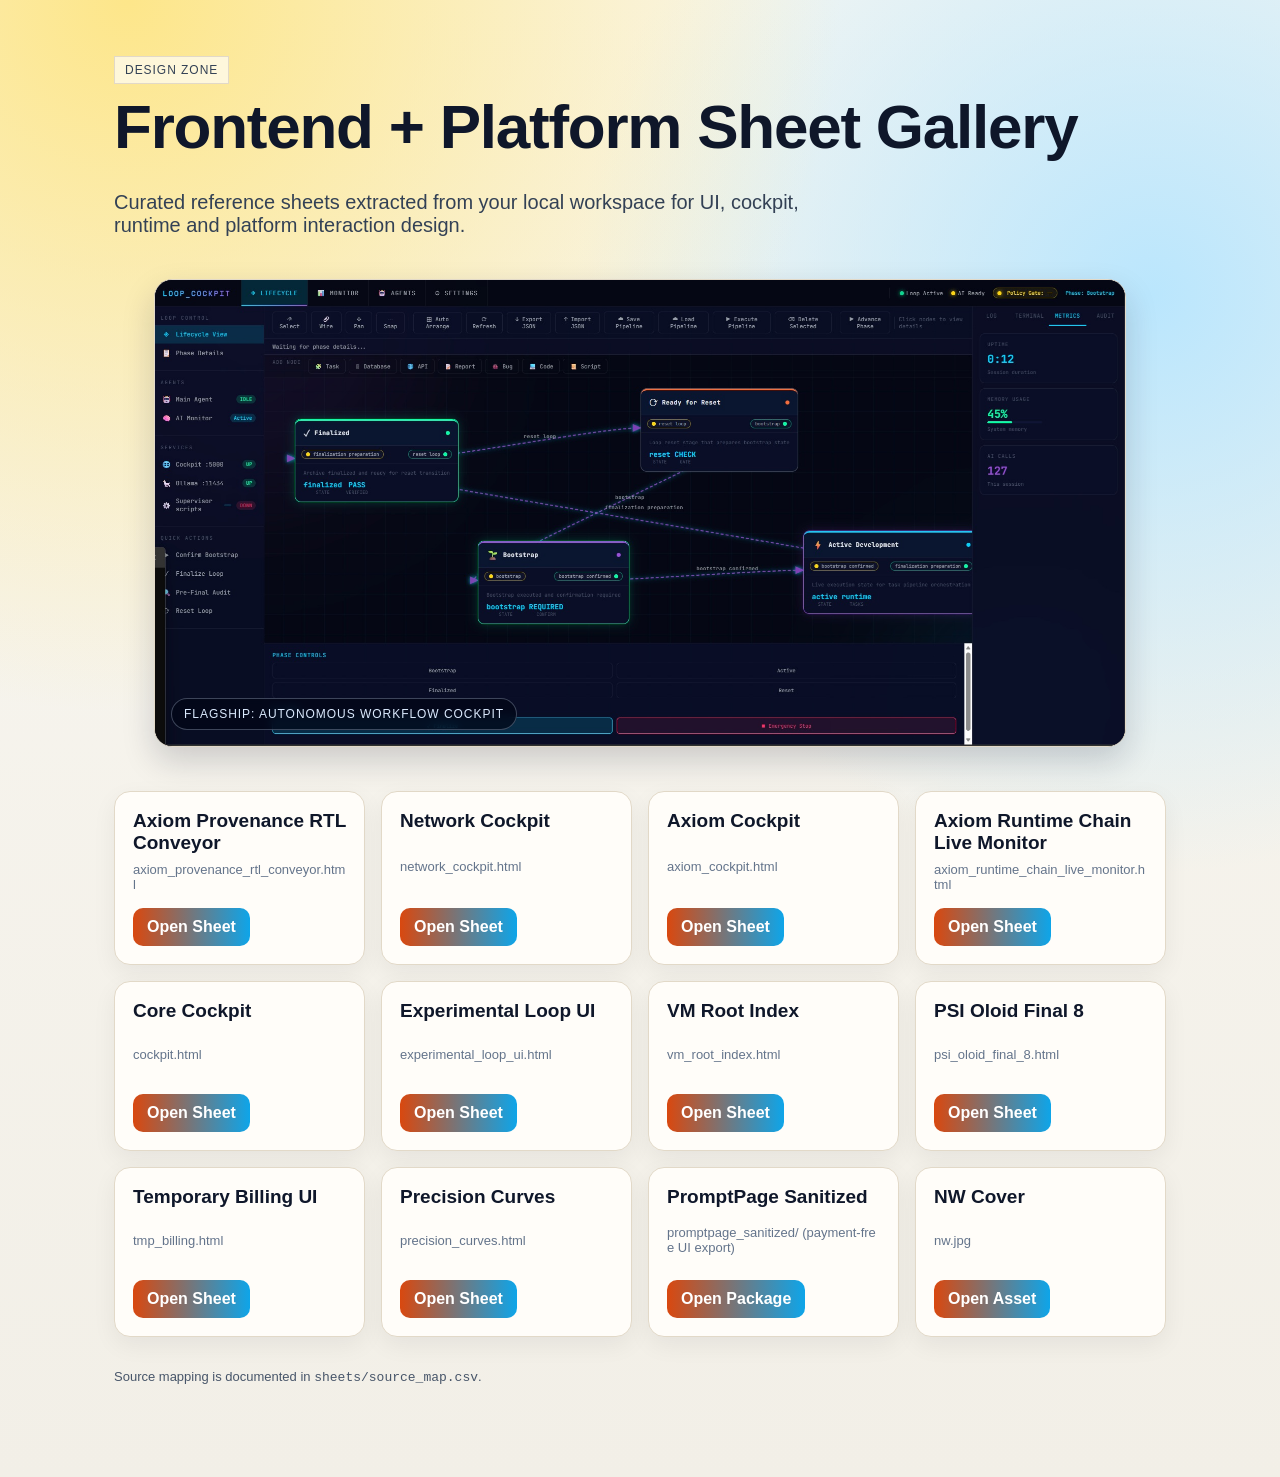
<file: index.html>
<!doctype html>
<html lang='en'>
<head>
  <meta charset='utf-8' />
  <meta name='viewport' content='width=device-width, initial-scale=1' />
  <title>Frontend Platform Design Zone</title>
  <style>
    :root {
      --bg: #f2efe7;
      --ink: #0f172a;
      --ink-soft: #334155;
      --panel: #fffdf9;
      --accent: #d9480f;
      --accent-2: #0ea5e9;
      --line: #e2d9c8;
    }
    * { box-sizing: border-box; }
    body {
      margin: 0;
      font-family: "Space Grotesk", "IBM Plex Sans", "Segoe UI", sans-serif;
      color: var(--ink);
      background:
        radial-gradient(circle at 10% 0%, #fde68a 0%, transparent 38%),
        radial-gradient(circle at 90% 20%, #bae6fd 0%, transparent 35%),
        linear-gradient(180deg, #f9f7f1 0%, #f2efe7 100%);
      min-height: 100vh;
    }
    .wrap {
      max-width: 1100px;
      margin: 0 auto;
      padding: 56px 24px 80px;
    }
    .hero {
      display: grid;
      gap: 14px;
      margin-bottom: 28px;
    }
    .tag {
      width: fit-content;
      padding: 6px 10px;
      border: 1px solid var(--line);
      background: rgba(255,255,255,.65);
      letter-spacing: .08em;
      text-transform: uppercase;
      font-size: 12px;
      color: var(--ink-soft);
    }
    h1 {
      margin: 0;
      font-size: clamp(32px, 6vw, 62px);
      line-height: 0.95;
      letter-spacing: -0.02em;
    }
    .sub {
      max-width: 700px;
      color: var(--ink-soft);
      font-size: clamp(16px, 2vw, 20px);
    }
    .hero-cover {
      margin-top: 8px;
      border: 1px solid var(--line);
      border-radius: 18px;
      overflow: hidden;
      background: #0b1022;
      box-shadow: 0 14px 32px rgba(15, 23, 42, 0.18);
      position: relative;
    }
    .hero-cover img {
      display: block;
      width: 100%;
      height: auto;
      max-height: 520px;
      object-fit: cover;
      object-position: center top;
    }
    .hero-label {
      position: absolute;
      left: 16px;
      bottom: 16px;
      padding: 8px 12px;
      border-radius: 999px;
      font-size: 12px;
      letter-spacing: .08em;
      text-transform: uppercase;
      color: #dbeafe;
      background: rgba(2, 6, 23, 0.72);
      border: 1px solid rgba(148, 163, 184, 0.4);
      backdrop-filter: blur(4px);
    }
    .grid {
      display: grid;
      grid-template-columns: repeat(auto-fit, minmax(240px, 1fr));
      gap: 16px;
    }
    .card {
      background: var(--panel);
      border: 1px solid var(--line);
      padding: 18px;
      border-radius: 16px;
      min-height: 170px;
      display: grid;
      align-content: space-between;
      box-shadow: 0 8px 24px rgba(15, 23, 42, 0.06);
      transition: transform .18s ease, box-shadow .18s ease;
    }
    .card:hover {
      transform: translateY(-4px);
      box-shadow: 0 12px 28px rgba(15, 23, 42, 0.12);
    }
    h3 { margin: 0 0 8px 0; font-size: 19px; }
    .meta {
      margin: 0 0 16px 0;
      color: #64748b;
      font-size: 13px;
      word-break: break-all;
    }
    .cta {
      display: inline-block;
      text-decoration: none;
      font-weight: 700;
      color: white;
      background: linear-gradient(90deg, var(--accent), var(--accent-2));
      padding: 10px 14px;
      border-radius: 10px;
      width: fit-content;
    }
    .foot {
      margin-top: 32px;
      font-size: 13px;
      color: #475569;
    }
  </style>
</head>
<body>
  <main class='wrap'>
    <section class='hero'>
      <div class='tag'>Design Zone</div>
      <h1>Frontend + Platform
      Sheet Gallery</h1>
      <p class='sub'>Curated reference sheets extracted from your local workspace for UI, cockpit, runtime and platform interaction design.</p>
      <figure class='hero-cover'>
        <img src='assets/cover_autonomous_wf.jpg' alt='Autonomous workflow cockpit cover' />
        <figcaption class='hero-label'>Flagship: Autonomous Workflow Cockpit</figcaption>
      </figure>
    </section>
    <section class='grid'>
<article class='card'><h3>Axiom Provenance RTL Conveyor</h3><p class='meta'>axiom_provenance_rtl_conveyor.html</p><a class='cta' href='sheets/axiom_provenance_rtl_conveyor.html' target='_blank' rel='noopener'>Open Sheet</a></article>
<article class='card'><h3>Network Cockpit</h3><p class='meta'>network_cockpit.html</p><a class='cta' href='sheets/network_cockpit.html' target='_blank' rel='noopener'>Open Sheet</a></article>
<article class='card'><h3>Axiom Cockpit</h3><p class='meta'>axiom_cockpit.html</p><a class='cta' href='sheets/axiom_cockpit.html' target='_blank' rel='noopener'>Open Sheet</a></article>
<article class='card'><h3>Axiom Runtime Chain Live Monitor</h3><p class='meta'>axiom_runtime_chain_live_monitor.html</p><a class='cta' href='sheets/axiom_runtime_chain_live_monitor.html' target='_blank' rel='noopener'>Open Sheet</a></article>
<article class='card'><h3>Core Cockpit</h3><p class='meta'>cockpit.html</p><a class='cta' href='sheets/cockpit.html' target='_blank' rel='noopener'>Open Sheet</a></article>
<article class='card'><h3>Experimental Loop UI</h3><p class='meta'>experimental_loop_ui.html</p><a class='cta' href='sheets/experimental_loop_ui.html' target='_blank' rel='noopener'>Open Sheet</a></article>
<article class='card'><h3>VM Root Index</h3><p class='meta'>vm_root_index.html</p><a class='cta' href='sheets/vm_root_index.html' target='_blank' rel='noopener'>Open Sheet</a></article>
<article class='card'><h3>PSI Oloid Final 8</h3><p class='meta'>psi_oloid_final_8.html</p><a class='cta' href='sheets/psi_oloid_final_8.html' target='_blank' rel='noopener'>Open Sheet</a></article>
<article class='card'><h3>Temporary Billing UI</h3><p class='meta'>tmp_billing.html</p><a class='cta' href='sheets/tmp_billing.html' target='_blank' rel='noopener'>Open Sheet</a></article>
<article class='card'><h3>Precision Curves</h3><p class='meta'>precision_curves.html</p><a class='cta' href='sheets/precision_curves.html' target='_blank' rel='noopener'>Open Sheet</a></article>
<article class='card'><h3>PromptPage Sanitized</h3><p class='meta'>promptpage_sanitized/ (payment-free UI export)</p><a class='cta' href='promptpage_sanitized/README.md' target='_blank' rel='noopener'>Open Package</a></article>
<article class='card'><h3>NW Cover</h3><p class='meta'>nw.jpg</p><a class='cta' href='assets/nw.jpg' target='_blank' rel='noopener'>Open Asset</a></article>
    </section>
    <p class='foot'>Source mapping is documented in <code>sheets/source_map.csv</code>.</p>
  </main>
</body>
</html>
</file>
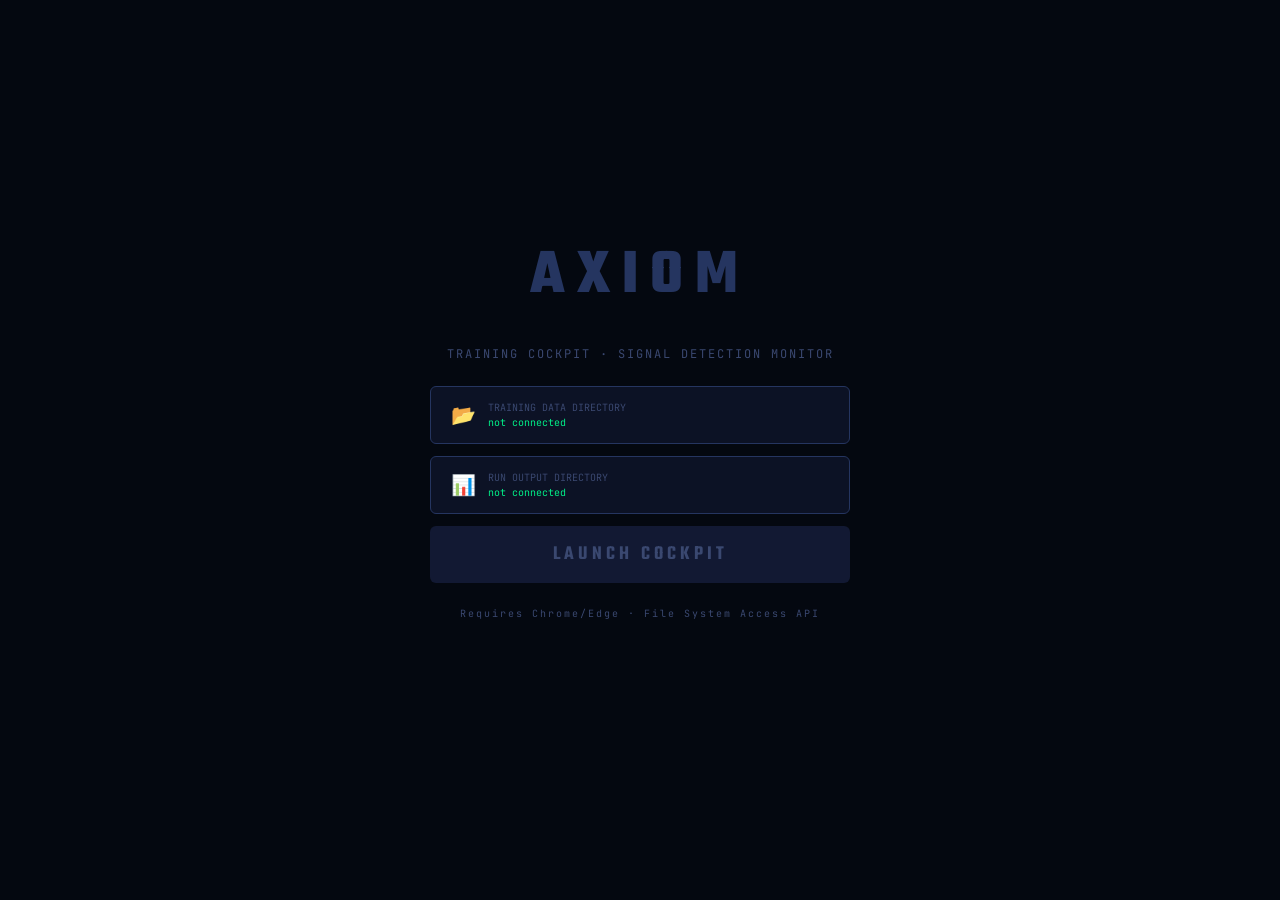
<file: sheets/axiom_cockpit.html>
<!DOCTYPE html>
<html lang="en">
<head>
<meta charset="UTF-8">
<meta name="viewport" content="width=device-width, initial-scale=1.0">
<title>AXIOM · Training Cockpit</title>
<link rel="preconnect" href="https://fonts.googleapis.com">
<link href="https://fonts.googleapis.com/css2?family=Teko:wght@400;500;600;700&family=JetBrains+Mono:wght@400;500;700&family=DM+Sans:ital,wght@0,300;0,400;0,500;1,300&display=swap" rel="stylesheet">
<style>
:root {
  --bg:       #040810;
  --bg1:      #080d1a;
  --bg2:      #0c1225;
  --bg3:      #121933;
  --border:   #1a2540;
  --border2:  #253560;
  --text:     #c0d0e8;
  --text2:    #6878a0;
  --text3:    #3a4870;
  --cyan:     #00ccff;
  --cyan2:    #0088bb;
  --green:    #00f088;
  --amber:    #ffaa00;
  --red:      #ff2244;
  --purple:   #9966ff;
  --h0:       #6699ff;
  --h1:       #ff8855;
}

* { margin:0; padding:0; box-sizing:border-box; }

body {
  font-family: 'DM Sans', sans-serif;
  background: var(--bg);
  color: var(--text);
  min-height: 100vh;
  overflow-x: hidden;
}

/* ── HEADER ── */
#header {
  display: flex;
  align-items: center;
  gap: 24px;
  padding: 12px 24px;
  background: var(--bg1);
  border-bottom: 1px solid var(--border);
  position: sticky;
  top: 0;
  z-index: 100;
}

.logo {
  font-family: 'Teko', sans-serif;
  font-size: 28px;
  font-weight: 700;
  letter-spacing: 4px;
  color: var(--cyan);
  text-transform: uppercase;
  flex-shrink: 0;
}
.logo span { color: var(--text2); font-weight: 400; font-size: 14px; letter-spacing: 2px; margin-left: 8px; vertical-align: middle; }

.header-sep { width: 1px; height: 32px; background: var(--border2); }

.conn-btn {
  display: flex;
  align-items: center;
  gap: 8px;
  padding: 6px 14px;
  border: 1px solid var(--border2);
  background: var(--bg2);
  color: var(--text2);
  font-family: 'JetBrains Mono', monospace;
  font-size: 11px;
  cursor: pointer;
  border-radius: 4px;
  transition: all .2s;
  white-space: nowrap;
}
.conn-btn:hover { border-color: var(--cyan2); color: var(--cyan); background: var(--bg3); }
.conn-btn.connected { border-color: var(--green); color: var(--green); }
.conn-btn .dot { width: 6px; height: 6px; border-radius: 50%; background: var(--text3); flex-shrink: 0; }
.conn-btn.connected .dot { background: var(--green); box-shadow: 0 0 6px var(--green); animation: pulse 2s infinite; }

@keyframes pulse { 0%,100%{opacity:1} 50%{opacity:.5} }

.header-right { margin-left: auto; display: flex; align-items: center; gap: 16px; }

.refresh-info {
  font-family: 'JetBrains Mono', monospace;
  font-size: 11px;
  color: var(--text3);
}
.refresh-info .countdown { color: var(--cyan); }

#refresh-btn {
  padding: 5px 12px;
  background: none;
  border: 1px solid var(--border2);
  color: var(--text2);
  font-size: 11px;
  font-family: 'JetBrains Mono', monospace;
  cursor: pointer;
  border-radius: 4px;
  transition: all .15s;
}
#refresh-btn:hover { border-color: var(--cyan2); color: var(--cyan); }

/* ── STATS BAR ── */
#stats-bar {
  display: flex;
  gap: 1px;
  background: var(--border);
  border-bottom: 1px solid var(--border);
}

.stat-cell {
  flex: 1;
  padding: 10px 16px;
  background: var(--bg1);
  min-width: 0;
}
.stat-label {
  font-family: 'JetBrains Mono', monospace;
  font-size: 9px;
  letter-spacing: 2px;
  color: var(--text3);
  text-transform: uppercase;
  margin-bottom: 4px;
}
.stat-value {
  font-family: 'Teko', sans-serif;
  font-size: 26px;
  font-weight: 600;
  line-height: 1;
  color: var(--text);
}
.stat-value.green { color: var(--green); }
.stat-value.amber { color: var(--amber); }
.stat-value.red { color: var(--red); }
.stat-value.cyan { color: var(--cyan); }
.stat-sub {
  font-size: 10px;
  color: var(--text3);
  margin-top: 2px;
}

/* ── MAIN LAYOUT ── */
#main {
  display: grid;
  grid-template-columns: 1fr 340px;
  gap: 0;
  height: calc(100vh - 110px);
}

/* ── LEFT: GRID + CHARTS ── */
#left-panel {
  display: flex;
  flex-direction: column;
  overflow: hidden;
  border-right: 1px solid var(--border);
}

/* PUZZLE GRID */
#grid-header {
  display: flex;
  align-items: center;
  gap: 12px;
  padding: 10px 16px;
  border-bottom: 1px solid var(--border);
  background: var(--bg1);
  flex-shrink: 0;
}
.section-title {
  font-family: 'Teko', sans-serif;
  font-size: 16px;
  font-weight: 500;
  letter-spacing: 3px;
  text-transform: uppercase;
  color: var(--text2);
}

.legend {
  display: flex;
  gap: 12px;
  margin-left: auto;
}
.legend-item {
  display: flex;
  align-items: center;
  gap: 5px;
  font-family: 'JetBrains Mono', monospace;
  font-size: 10px;
  color: var(--text3);
}
.legend-dot {
  width: 8px; height: 8px; border-radius: 2px;
}

#grid-container {
  flex: 1;
  overflow-y: auto;
  padding: 12px;
  display: flex;
  flex-wrap: wrap;
  align-content: flex-start;
  gap: 4px;
}

#grid-container::-webkit-scrollbar { width: 4px; }
#grid-container::-webkit-scrollbar-track { background: var(--bg1); }
#grid-container::-webkit-scrollbar-thumb { background: var(--border2); border-radius: 2px; }

/* SAMPLE TILE */
.tile {
  width: 88px;
  height: 80px;
  border-radius: 4px;
  padding: 6px;
  cursor: pointer;
  border: 1px solid transparent;
  position: relative;
  overflow: hidden;
  transition: transform .15s, box-shadow .15s, border-color .15s;
  flex-shrink: 0;
}

.tile::before {
  content: '';
  position: absolute;
  inset: 0;
  opacity: .12;
  border-radius: 3px;
}

.tile.correct { background: rgba(0,240,136,.08); border-color: rgba(0,240,136,.25); }
.tile.correct::before { background: var(--green); }
.tile.unresolved { background: rgba(255,170,0,.08); border-color: rgba(255,170,0,.2); }
.tile.unresolved::before { background: var(--amber); }
.tile.error { background: rgba(255,34,68,.1); border-color: rgba(255,34,68,.25); }
.tile.error::before { background: var(--red); }
.tile.pending { background: rgba(255,255,255,.03); border-color: var(--border); }

.tile:hover {
  transform: scale(1.05);
  z-index: 10;
}
.tile.correct:hover { box-shadow: 0 0 16px rgba(0,240,136,.3); border-color: var(--green); }
.tile.unresolved:hover { box-shadow: 0 0 16px rgba(255,170,0,.25); border-color: var(--amber); }
.tile.error:hover { box-shadow: 0 0 16px rgba(255,34,68,.3); border-color: var(--red); }
.tile.selected { transform: scale(1.05); z-index: 10; outline: 2px solid var(--cyan); outline-offset: 2px; }

.tile-top {
  display: flex;
  justify-content: space-between;
  align-items: center;
  margin-bottom: 4px;
}

.class-badge {
  font-family: 'JetBrains Mono', monospace;
  font-size: 9px;
  font-weight: 700;
  letter-spacing: 1px;
  padding: 1px 4px;
  border-radius: 2px;
}
.class-badge.h0 { background: rgba(102,153,255,.2); color: var(--h0); }
.class-badge.h1 { background: rgba(255,136,85,.2); color: var(--h1); }

.snr-label {
  font-family: 'JetBrains Mono', monospace;
  font-size: 8px;
  color: var(--text3);
}

.tile-id {
  font-family: 'JetBrains Mono', monospace;
  font-size: 8px;
  color: var(--text3);
  margin-bottom: 2px;
  white-space: nowrap;
  overflow: hidden;
  text-overflow: ellipsis;
}

.tile-verdict {
  font-family: 'Teko', sans-serif;
  font-size: 12px;
  font-weight: 600;
  letter-spacing: 1px;
  margin-bottom: 5px;
  white-space: nowrap;
  overflow: hidden;
}
.tile.correct .tile-verdict { color: var(--green); }
.tile.unresolved .tile-verdict { color: var(--amber); }
.tile.error .tile-verdict { color: var(--red); }
.tile.pending .tile-verdict { color: var(--text3); }

.reward-bar-bg {
  height: 3px;
  background: var(--bg3);
  border-radius: 2px;
  overflow: hidden;
}
.reward-bar-fill {
  height: 100%;
  border-radius: 2px;
  transition: width .3s;
}
.tile.correct .reward-bar-fill { background: var(--green); }
.tile.unresolved .reward-bar-fill { background: var(--amber); }
.tile.error .reward-bar-fill { background: var(--red); }
.tile.pending .reward-bar-fill { background: var(--text3); }

.tile-reward-num {
  font-family: 'JetBrains Mono', monospace;
  font-size: 8px;
  color: var(--text3);
  text-align: right;
  margin-top: 2px;
}

/* CHARTS AREA */
#charts-area {
  display: grid;
  grid-template-columns: 1fr 1fr;
  gap: 1px;
  background: var(--border);
  border-top: 1px solid var(--border);
  height: 170px;
  flex-shrink: 0;
}

.chart-panel {
  background: var(--bg1);
  padding: 8px 12px;
  display: flex;
  flex-direction: column;
  overflow: hidden;
}
.chart-title {
  font-family: 'JetBrains Mono', monospace;
  font-size: 9px;
  letter-spacing: 2px;
  color: var(--text3);
  text-transform: uppercase;
  margin-bottom: 6px;
  flex-shrink: 0;
}
canvas {
  flex: 1;
  width: 100% !important;
  display: block;
}

/* ── RIGHT PANEL ── */
#right-panel {
  display: flex;
  flex-direction: column;
  overflow: hidden;
  background: var(--bg1);
}

#detail-header {
  padding: 12px 16px;
  border-bottom: 1px solid var(--border);
  background: var(--bg2);
  flex-shrink: 0;
}
.detail-title {
  font-family: 'Teko', sans-serif;
  font-size: 20px;
  font-weight: 600;
  letter-spacing: 2px;
  color: var(--text);
}
.detail-sub {
  font-family: 'JetBrains Mono', monospace;
  font-size: 10px;
  color: var(--text3);
  margin-top: 2px;
}

#detail-body {
  flex: 1;
  overflow-y: auto;
  padding: 12px;
}
#detail-body::-webkit-scrollbar { width: 3px; }
#detail-body::-webkit-scrollbar-thumb { background: var(--border2); border-radius: 2px; }

.detail-empty {
  display: flex;
  flex-direction: column;
  align-items: center;
  justify-content: center;
  height: 100%;
  color: var(--text3);
  font-family: 'JetBrains Mono', monospace;
  font-size: 11px;
  text-align: center;
  gap: 8px;
}
.detail-empty .arrow { font-size: 24px; color: var(--border2); }

.detail-section {
  margin-bottom: 16px;
}
.detail-section-title {
  font-family: 'Teko', sans-serif;
  font-size: 13px;
  letter-spacing: 2px;
  text-transform: uppercase;
  color: var(--text3);
  border-bottom: 1px solid var(--border);
  padding-bottom: 4px;
  margin-bottom: 8px;
}
.detail-row {
  display: flex;
  justify-content: space-between;
  align-items: center;
  padding: 3px 0;
  border-bottom: 1px solid rgba(255,255,255,.03);
}
.detail-key {
  font-family: 'JetBrains Mono', monospace;
  font-size: 10px;
  color: var(--text3);
}
.detail-val {
  font-family: 'JetBrains Mono', monospace;
  font-size: 10px;
  color: var(--text);
  text-align: right;
  max-width: 60%;
  word-break: break-all;
}
.detail-val.green { color: var(--green); }
.detail-val.amber { color: var(--amber); }
.detail-val.red { color: var(--red); }
.detail-val.cyan { color: var(--cyan); }

/* p-value mini bars */
.pval-row { margin-bottom: 5px; }
.pval-label {
  font-family: 'JetBrains Mono', monospace;
  font-size: 9px;
  color: var(--text3);
  margin-bottom: 2px;
  display: flex;
  justify-content: space-between;
}
.pval-bar-bg { height: 6px; background: var(--bg3); border-radius: 3px; overflow: hidden; }
.pval-bar-fill { height: 100%; border-radius: 3px; transition: width .4s; }

/* ── EMPTY STATE ── */
#empty-state {
  display: flex;
  flex-direction: column;
  align-items: center;
  justify-content: center;
  height: calc(100vh - 50px);
  gap: 24px;
  padding: 40px;
}

.empty-logo {
  font-family: 'Teko', sans-serif;
  font-size: 64px;
  font-weight: 700;
  letter-spacing: 12px;
  color: var(--border2);
  text-align: center;
}

.empty-sub {
  font-family: 'JetBrains Mono', monospace;
  font-size: 12px;
  color: var(--text3);
  letter-spacing: 2px;
  text-align: center;
}

.empty-connect {
  display: flex;
  flex-direction: column;
  gap: 12px;
  width: 100%;
  max-width: 420px;
}

.big-conn-btn {
  display: flex;
  align-items: center;
  gap: 12px;
  padding: 14px 20px;
  background: var(--bg2);
  border: 1px solid var(--border2);
  border-radius: 6px;
  cursor: pointer;
  transition: all .2s;
  color: var(--text2);
  font-family: 'JetBrains Mono', monospace;
  font-size: 12px;
  text-align: left;
}
.big-conn-btn:hover { border-color: var(--cyan2); color: var(--cyan); background: var(--bg3); }
.big-conn-btn.connected { border-color: var(--green); }
.big-conn-btn .icon { font-size: 20px; }
.big-conn-btn .info { flex: 1; }
.big-conn-btn .info-label { font-size: 10px; color: var(--text3); margin-bottom: 2px; }
.big-conn-btn .info-path { font-size: 10px; color: var(--green); word-break: break-all; }

.start-btn {
  padding: 14px;
  background: var(--cyan2);
  border: none;
  border-radius: 6px;
  color: #001820;
  font-family: 'Teko', sans-serif;
  font-size: 20px;
  font-weight: 600;
  letter-spacing: 4px;
  cursor: pointer;
  transition: all .2s;
  text-transform: uppercase;
}
.start-btn:hover { background: var(--cyan); }
.start-btn:disabled { background: var(--bg3); color: var(--text3); cursor: not-allowed; }

/* notify */
#notify {
  position: fixed;
  top: 16px;
  right: 24px;
  background: var(--bg2);
  border: 1px solid var(--border2);
  border-radius: 6px;
  padding: 10px 16px;
  font-family: 'JetBrains Mono', monospace;
  font-size: 11px;
  color: var(--cyan);
  opacity: 0;
  transition: opacity .3s;
  z-index: 999;
  pointer-events: none;
}
#notify.show { opacity: 1; }

.verdict-chip {
  display: inline-block;
  padding: 1px 6px;
  border-radius: 3px;
  font-family: 'JetBrains Mono', monospace;
  font-size: 9px;
  font-weight: 700;
  letter-spacing: 1px;
}
.verdict-chip.correct { background: rgba(0,240,136,.15); color: var(--green); }
.verdict-chip.unresolved { background: rgba(255,170,0,.15); color: var(--amber); }
.verdict-chip.error { background: rgba(255,34,68,.15); color: var(--red); }

.timing-bar {
  height: 4px;
  background: var(--bg3);
  border-radius: 2px;
  overflow: hidden;
  display: flex;
  gap: 1px;
  margin: 4px 0;
}
.timing-seg { height: 100%; border-radius: 1px; }
</style>
</head>
<body>

<div id="notify"></div>

<!-- EMPTY STATE -->
<div id="empty-state">
  <div class="empty-logo">AXIOM</div>
  <div class="empty-sub">TRAINING COCKPIT · SIGNAL DETECTION MONITOR</div>
  <div class="empty-connect">
    <button class="big-conn-btn" id="btn-training" onclick="connectDir('training')">
      <span class="icon">📂</span>
      <div class="info">
        <div class="info-label">TRAINING DATA DIRECTORY</div>
        <div id="training-path" class="info-path">not connected</div>
      </div>
    </button>
    <button class="big-conn-btn" id="btn-run" onclick="connectDir('run')">
      <span class="icon">📊</span>
      <div class="info">
        <div class="info-label">RUN OUTPUT DIRECTORY</div>
        <div id="run-path" class="info-path">not connected</div>
      </div>
    </button>
    <button class="start-btn" id="start-btn" disabled onclick="startDashboard()">LAUNCH COCKPIT</button>
  </div>
  <div class="empty-sub" style="font-size:10px;color:var(--text3)">Requires Chrome/Edge · File System Access API</div>
</div>

<!-- DASHBOARD (hidden until loaded) -->
<div id="dashboard" style="display:none">

<div id="header">
  <div class="logo">AXIOM <span>TRAINING MONITOR</span></div>
  <div class="header-sep"></div>
  <button class="conn-btn" id="hdr-training" onclick="connectDir('training')">
    <div class="dot"></div> TRAINING DATA
  </button>
  <button class="conn-btn" id="hdr-run" onclick="connectDir('run')">
    <div class="dot"></div> RUN OUTPUT
  </button>
  <div class="header-right">
    <div class="refresh-info">REFRESH IN <span class="countdown" id="countdown">—</span>s</div>
    <button id="refresh-btn" onclick="refreshData()">↻ NOW</button>
  </div>
</div>

<div id="stats-bar">
  <div class="stat-cell">
    <div class="stat-label">Overall Acc</div>
    <div class="stat-value" id="s-acc">—</div>
    <div class="stat-sub" id="s-acc-sub">correct / total</div>
  </div>
  <div class="stat-cell">
    <div class="stat-label">H0 Specificity</div>
    <div class="stat-value" id="s-h0">—</div>
    <div class="stat-sub" id="s-h0-sub">noise rejected</div>
  </div>
  <div class="stat-cell">
    <div class="stat-label">H1 Sensitivity</div>
    <div class="stat-value" id="s-h1">—</div>
    <div class="stat-sub" id="s-h1-sub">signal detected</div>
  </div>
  <div class="stat-cell">
    <div class="stat-label">Avg Reward</div>
    <div class="stat-value cyan" id="s-reward">—</div>
    <div class="stat-sub" id="s-reward-sub">best candidates</div>
  </div>
  <div class="stat-cell">
    <div class="stat-label">Avg mean_p</div>
    <div class="stat-value" id="s-mp">—</div>
    <div class="stat-sub" id="s-mp-sub">H0 vs H1</div>
  </div>
  <div class="stat-cell">
    <div class="stat-label">Samples</div>
    <div class="stat-value cyan" id="s-total">—</div>
    <div class="stat-sub" id="s-total-sub">in run</div>
  </div>
  <div class="stat-cell">
    <div class="stat-label">Avg Time</div>
    <div class="stat-value" id="s-time">—</div>
    <div class="stat-sub">s / sample</div>
  </div>
</div>

<div id="main">
  <!-- LEFT -->
  <div id="left-panel">
    <div id="grid-header">
      <div class="section-title">Sample Puzzle</div>
      <div style="margin-left:8px;font-family:'JetBrains Mono',monospace;font-size:10px;color:var(--text3)" id="grid-filter-info">all samples</div>
      <div class="legend" style="margin-left:auto">
        <div class="legend-item"><div class="legend-dot" style="background:var(--green)"></div> Correct</div>
        <div class="legend-item"><div class="legend-dot" style="background:var(--amber)"></div> Unresolved</div>
        <div class="legend-item"><div class="legend-dot" style="background:var(--red)"></div> Error</div>
        <div class="legend-item"><div class="legend-dot" style="background:var(--border2)"></div> Pending</div>
      </div>
    </div>
    <div id="grid-container"></div>
    <div id="charts-area">
      <div class="chart-panel">
        <div class="chart-title">Reward · per sample</div>
        <canvas id="chart-reward"></canvas>
      </div>
      <div class="chart-panel">
        <div class="chart-title">Timing · s/sample (phase1 / binary / staging)</div>
        <canvas id="chart-timing"></canvas>
      </div>
    </div>
  </div>

  <!-- RIGHT -->
  <div id="right-panel">
    <div id="detail-header">
      <div class="detail-title" id="detail-name">SELECT A TILE</div>
      <div class="detail-sub" id="detail-meta">click any sample to inspect</div>
    </div>
    <div id="detail-body">
      <div class="detail-empty">
        <div class="arrow">←</div>
        <div>Click any sample tile<br>to view diagnostics</div>
      </div>
    </div>
  </div>
</div>

</div><!-- end dashboard -->

<script>
// ── STATE ──
let handles = { training: null, run: null };
let connPaths = { training: null, run: null };
let samples = [];
let selectedId = null;
let refreshTimer = null;
let countdown = 0;
const REFRESH_INTERVAL = 15;

// ── NOTIFY ──
function notify(msg, duration=2000) {
  const el = document.getElementById('notify');
  el.textContent = msg;
  el.classList.add('show');
  setTimeout(() => el.classList.remove('show'), duration);
}

// ── CONNECT ──
async function connectDir(type) {
  try {
    const handle = await window.showDirectoryPicker({ mode: 'read' });
    handles[type] = handle;
    connPaths[type] = handle.name;

    // update empty state buttons
    document.getElementById(`${type}-path`).textContent = handle.name;
    document.getElementById(`btn-${type}`).classList.add('connected');

    // update header buttons if dashboard visible
    const hdr = document.getElementById(`hdr-${type}`);
    if (hdr) { hdr.classList.add('connected'); hdr.textContent = ''; hdr.innerHTML = `<div class="dot"></div> ${handle.name.substring(0,20)}`; }

    notify(`✓ Connected: ${handle.name}`);
    checkStartEnabled();
  } catch(e) {
    if (e.name !== 'AbortError') notify('Connection failed: ' + e.message);
  }
}

function checkStartEnabled() {
  const btn = document.getElementById('start-btn');
  if (btn) btn.disabled = !(handles.training && handles.run);
}

async function startDashboard() {
  document.getElementById('empty-state').style.display = 'none';
  document.getElementById('dashboard').style.display = 'block';
  updateHeaderButtons();
  await refreshData();
  startAutoRefresh();
}

function updateHeaderButtons() {
  ['training','run'].forEach(t => {
    const el = document.getElementById(`hdr-${t}`);
    if (!el) return;
    if (handles[t]) {
      el.classList.add('connected');
      el.innerHTML = `<div class="dot"></div> ${handles[t].name.substring(0,18)}`;
    }
  });
}

// ── AUTO-REFRESH ──
function startAutoRefresh() {
  countdown = REFRESH_INTERVAL;
  clearInterval(refreshTimer);
  refreshTimer = setInterval(() => {
    countdown--;
    document.getElementById('countdown').textContent = countdown;
    if (countdown <= 0) { refreshData(); countdown = REFRESH_INTERVAL; }
  }, 1000);
}

async function refreshData() {
  countdown = REFRESH_INTERVAL;
  document.getElementById('countdown').textContent = countdown;
  try {
    await loadRunData();
    render();
    notify('↻ Refreshed', 1500);
  } catch(e) {
    notify('Error: ' + e.message);
    console.error(e);
  }
}

// ── FILE READING ──
async function readFile(dirHandle, name) {
  try {
    const fh = await dirHandle.getFileHandle(name);
    const f = await fh.getFile();
    return await f.text();
  } catch { return null; }
}

async function findFile(dirHandle, patterns) {
  const files = [];
  for await (const [name] of dirHandle.entries()) files.push(name);
  for (const p of patterns) {
    const match = files.find(f => f.match(p));
    if (match) return { name: match, content: await readFile(dirHandle, match) };
  }
  return null;
}

async function findAllFiles(dirHandle, pattern) {
  const matches = [];
  for await (const [name] of dirHandle.entries()) {
    if (name.match(pattern)) matches.push(name);
  }
  return matches;
}

// ── PARSERS ──
function parseCSV(text) {
  const lines = text.trim().split('\n');
  if (lines.length < 2) return [];
  const headers = lines[0].split(',');
  return lines.slice(1).map(line => {
    const vals = line.split(',');
    const obj = {};
    headers.forEach((h, i) => { obj[h.trim()] = vals[i] ? vals[i].trim() : ''; });
    return obj;
  });
}

function parseJSONL(text) {
  return text.trim().split('\n').filter(l => l.trim()).map(l => {
    try { return JSON.parse(l); } catch { return null; }
  }).filter(Boolean);
}

// ── LOAD RUN DATA ──
async function loadRunData() {
  if (!handles.run) return;

  // Try to find sample_diagnostics.jsonl first (most detailed)
  let diagData = null;
  const diagFile = await findFile(handles.run, [/sample_diagnostics.*\.jsonl$/i, /audit.*\.jsonl$/i, /.*\.jsonl$/i]);
  if (diagFile) {
    diagData = parseJSONL(diagFile.content);
  }

  // Also try CSV
  let csvData = null;
  const csvFile = await findFile(handles.run, [/dataset.*\.csv$/i, /.*_v\d+\.csv$/i, /.*\.csv$/i]);
  if (csvFile) {
    csvData = parseCSV(csvFile.content);
  }

  // Try summary JSON
  let summaryData = null;
  const sumFile = await findFile(handles.run, [/.*summary.*\.json$/i]);
  if (sumFile) {
    try { summaryData = JSON.parse(sumFile.content); } catch {}
  }

  // Try subdirectory: sample_diagnostics/
  let subDiagData = null;
  try {
    const subDir = await handles.run.getDirectoryHandle('sample_diagnostics');
    const jsonlFiles = await findAllFiles(subDir, /\.jsonl$/i);
    const jsonFiles = await findAllFiles(subDir, /\.json$/i);
    const allItems = [];
    for (const fn of [...jsonlFiles, ...jsonFiles]) {
      const content = await readFile(subDir, fn);
      if (!content) continue;
      if (fn.endsWith('.jsonl')) {
        allItems.push(...parseJSONL(content));
      } else {
        try { const j = JSON.parse(content); allItems.push(j); } catch {}
      }
    }
    if (allItems.length) subDiagData = allItems;
  } catch {}

  // Merge data sources
  const sampleMap = {};

  // From CSV (baseline)
  if (csvData) {
    csvData.forEach(row => {
      const id = row.case_id;
      if (!id) return;
      sampleMap[id] = {
        case_id: id,
        ground_truth_class: row.ground_truth_class || '',
        snr: parseFloat(row.ground_truth_snr) || 0,
        signal_type: row.ground_truth_signal_type || '',
        noise_type: row.ground_truth_noise_type || '',
        seq_len: parseInt(row.ground_truth_seq_len) || 0,
        channels: parseInt(row.ground_truth_channels) || 0,
        verdict: row.verdict || '',
        runtime_verdict: row.runtime_verdict || '',
        reward: parseFloat(row.reward) || 0,
        mean_p: parseFloat(row.mean_p) || 1,
        loc_score: parseFloat(row.loc_score) || 0,
        success: row.synthetic_success_flag === '1' || row.synthetic_success_flag === 'True' || row.synthetic_success_flag === '1.0',
        elapsed_s: null,
        phase1_s: null,
        staging_s: null,
        binary_s: null,
        p_values: null,
        host_metrics: null,
        bus_params: null,
      };
    });
  }

  // From summary JSON cases
  if (summaryData && summaryData.cases) {
    summaryData.cases.forEach(c => {
      const id = c.case_id;
      if (!sampleMap[id]) sampleMap[id] = { case_id: id };
      Object.assign(sampleMap[id], {
        ground_truth_class: c.ground_truth_class || sampleMap[id].ground_truth_class || '',
        verdict: c.verdict || sampleMap[id].verdict || '',
        runtime_verdict: c.runtime_verdict || sampleMap[id].runtime_verdict || '',
        reward: c.reward || sampleMap[id].reward || 0,
        mean_p: c.mean_p || sampleMap[id].mean_p || 1,
        loc_score: c.loc_score || sampleMap[id].loc_score || 0,
        success: c.synthetic_success_flag === true || c.synthetic_success_flag === 1 || sampleMap[id].success,
      });
    });
  }

  // From JSONL diagnostics (most detailed)
  const diagItems = diagData || subDiagData || [];
  diagItems.forEach(d => {
    const id = d.case_id || d.sample_id;
    if (!id) return;
    if (!sampleMap[id]) sampleMap[id] = { case_id: id };
    const s = sampleMap[id];
    s.elapsed_s = d.elapsed_s || s.elapsed_s;
    s.phase1_s = d.phase1_s || s.phase1_s;
    s.staging_s = d.staging_s || s.staging_s;
    s.binary_s = d.binary_total_s || s.binary_s;
    s.ground_truth_class = d.class || s.ground_truth_class || '';
    s.snr = d.snr || s.snr || 0;
    s.signal_type = d.signal_type || s.signal_type || '';
    s.noise_type = d.noise_type || s.noise_type || '';
    s.verdict = d.verdict || s.verdict || '';
    s.runtime_verdict = d.runtime_verdict || s.runtime_verdict || '';
    s.reward = d.reward_total || s.reward || 0;
    s.mean_p = d.mean_p || s.mean_p || 1;
    s.loc_score = d.loc_score || s.loc_score || 0;
    s.mean_p_source = d.mean_p_source;
    s.p_keys_present = d.p_keys_present;
    s.p_keys_missing = d.p_keys_missing;
    if (d.best_candidate_p_values) {
      s.p_values = d.best_candidate_p_values.mapped || d.best_candidate_p_values;
    }
    if (d.reward_components) s.reward_components = d.reward_components;
    if (d.bus_parameters) s.bus_params = d.bus_parameters;
    if (d.best_candidate && d.best_candidate.p_value_quality) {
      s.p_values = d.best_candidate.p_value_quality.mapped_p_values || s.p_values;
    }
    // host metrics
    if (d.best_candidate && d.best_candidate.host_metrics) {
      s.host_metrics = d.best_candidate.host_metrics;
    }
  });

  samples = Object.values(sampleMap);
  // Sort by case_id
  samples.sort((a, b) => a.case_id.localeCompare(b.case_id));
}

// ── STATUS CLASSIFICATION ──
function getStatus(s) {
  const cls = (s.ground_truth_class || '').toLowerCase();
  const v = (s.verdict || s.runtime_verdict || '').toUpperCase();
  if (!v) return 'pending';

  if (cls === 'h1') {
    if (v === 'PROMISING' || v === 'WEAK BUT STABLE') return 'correct';
    if (v === 'UNRESOLVED') return 'unresolved';
    if (v === 'LIKELY ARTIFACT') return 'error';
  } else if (cls === 'h0') {
    if (v === 'LIKELY ARTIFACT') return 'correct';
    if (v === 'UNRESOLVED') return 'unresolved';
    if (v === 'PROMISING' || v === 'WEAK BUT STABLE') return 'error';
  }
  return v === 'UNRESOLVED' ? 'unresolved' : 'pending';
}

function verdictShort(v) {
  if (!v) return '—';
  const m = {
    'PROMISING': 'PROMISING',
    'WEAK BUT STABLE': 'STABLE',
    'UNRESOLVED': 'UNRESLVD',
    'LIKELY ARTIFACT': 'ARTIFACT',
  };
  return m[v.toUpperCase()] || v.substring(0,8).toUpperCase();
}

// ── STATS ──
function calcStats() {
  const total = samples.length;
  if (!total) return null;

  const h0 = samples.filter(s => s.ground_truth_class === 'h0');
  const h1 = samples.filter(s => s.ground_truth_class === 'h1');

  const correct = samples.filter(s => getStatus(s) === 'correct').length;
  const h0correct = h0.filter(s => getStatus(s) === 'correct').length;
  const h1correct = h1.filter(s => getStatus(s) === 'correct').length;

  const rewards = samples.filter(s => s.reward).map(s => s.reward);
  const mps = samples.filter(s => s.mean_p != null).map(s => s.mean_p);
  const times = samples.filter(s => s.elapsed_s).map(s => s.elapsed_s);
  const h0mp = h0.filter(s=>s.mean_p!=null).map(s=>s.mean_p);
  const h1mp = h1.filter(s=>s.mean_p!=null).map(s=>s.mean_p);

  const avg = arr => arr.length ? arr.reduce((a,b)=>a+b,0)/arr.length : null;

  return {
    total, correct, h0: h0.length, h1: h1.length,
    h0correct, h1correct,
    acc: total ? correct/total : 0,
    h0acc: h0.length ? h0correct/h0.length : 0,
    h1acc: h1.length ? h1correct/h1.length : 0,
    avgReward: avg(rewards),
    avgMp: avg(mps),
    avgH0mp: avg(h0mp),
    avgH1mp: avg(h1mp),
    avgTime: avg(times),
  };
}

// ── RENDER ──
function render() {
  renderStats();
  renderGrid();
  renderCharts();
  if (selectedId) renderDetail(samples.find(s=>s.case_id===selectedId));
}

function pct(v, digits=0) {
  if (v == null) return '—';
  return (v*100).toFixed(digits) + '%';
}

function renderStats() {
  const st = calcStats();
  if (!st) return;

  const accEl = document.getElementById('s-acc');
  accEl.textContent = pct(st.acc);
  accEl.className = 'stat-value ' + (st.acc >= .7 ? 'green' : st.acc >= .5 ? 'amber' : 'red');
  document.getElementById('s-acc-sub').textContent = `${st.correct} / ${st.total} correct`;

  const h0El = document.getElementById('s-h0');
  h0El.textContent = pct(st.h0acc);
  h0El.className = 'stat-value ' + (st.h0acc >= .8 ? 'green' : st.h0acc >= .5 ? 'amber' : 'red');
  document.getElementById('s-h0-sub').textContent = `${st.h0correct}/${st.h0} rejected`;

  const h1El = document.getElementById('s-h1');
  h1El.textContent = pct(st.h1acc);
  h1El.className = 'stat-value ' + (st.h1acc >= .6 ? 'green' : st.h1acc >= .3 ? 'amber' : 'red');
  document.getElementById('s-h1-sub').textContent = `${st.h1correct}/${st.h1} detected`;

  document.getElementById('s-reward').textContent = st.avgReward != null ? st.avgReward.toFixed(3) : '—';
  document.getElementById('s-reward-sub').textContent = 'mean over samples';

  const mpEl = document.getElementById('s-mp');
  mpEl.textContent = st.avgMp != null ? st.avgMp.toFixed(3) : '—';
  const h0s = st.avgH0mp != null ? st.avgH0mp.toFixed(2) : '—';
  const h1s = st.avgH1mp != null ? st.avgH1mp.toFixed(2) : '—';
  document.getElementById('s-mp-sub').textContent = `H0:${h0s} H1:${h1s}`;

  document.getElementById('s-total').textContent = st.total;
  document.getElementById('s-total-sub').textContent = `H0:${st.h0} H1:${st.h1}`;

  document.getElementById('s-time').textContent = st.avgTime != null ? st.avgTime.toFixed(1)+'s' : '—';
  document.getElementById('grid-filter-info').textContent = `${st.total} samples`;
}

function renderGrid() {
  const container = document.getElementById('grid-container');
  container.innerHTML = '';
  samples.forEach(s => {
    const status = getStatus(s);
    const div = document.createElement('div');
    div.className = `tile ${status}` + (s.case_id === selectedId ? ' selected' : '');
    div.dataset.id = s.case_id;
    const rewardPct = Math.min(100, (s.reward || 0) * 100);
    div.innerHTML = `
      <div class="tile-top">
        <span class="class-badge ${s.ground_truth_class}">${(s.ground_truth_class||'?').toUpperCase()}</span>
        <span class="snr-label">${s.snr != null && s.snr !== '' ? 'snr'+s.snr : ''}</span>
      </div>
      <div class="tile-id">${s.case_id}</div>
      <div class="tile-verdict">${verdictShort(s.verdict || s.runtime_verdict)}</div>
      <div class="reward-bar-bg"><div class="reward-bar-fill" style="width:${rewardPct}%"></div></div>
      <div class="tile-reward-num">${s.reward ? s.reward.toFixed(2) : '—'}</div>
    `;
    div.onclick = () => selectSample(s.case_id);
    container.appendChild(div);
  });
}

function selectSample(id) {
  selectedId = selectedId === id ? null : id;
  document.querySelectorAll('.tile').forEach(t => {
    t.classList.toggle('selected', t.dataset.id === selectedId);
  });
  const s = selectedId ? samples.find(s => s.case_id === selectedId) : null;
  renderDetail(s);
}

function renderDetail(s) {
  const nameEl = document.getElementById('detail-name');
  const metaEl = document.getElementById('detail-meta');
  const body = document.getElementById('detail-body');

  if (!s) {
    nameEl.textContent = 'SELECT A TILE';
    metaEl.textContent = 'click any sample to inspect';
    body.innerHTML = '<div class="detail-empty"><div class="arrow">←</div><div>Click any sample tile<br>to view diagnostics</div></div>';
    return;
  }

  const status = getStatus(s);
  const statusColor = status === 'correct' ? 'green' : status === 'unresolved' ? 'amber' : status === 'error' ? 'red' : '';
  nameEl.textContent = s.case_id;
  metaEl.textContent = `${(s.ground_truth_class||'').toUpperCase()} · SNR ${s.snr} · ${s.signal_type} / ${s.noise_type}`;

  const row = (k, v, cls='') => `<div class="detail-row"><span class="detail-key">${k}</span><span class="detail-val ${cls}">${v}</span></div>`;

  let html = '';

  // Status
  html += `<div class="detail-section">
    <div class="detail-section-title">Classification</div>
    ${row('Ground Truth', (s.ground_truth_class||'—').toUpperCase())}
    ${row('Verdict', `<span class="verdict-chip ${status}">${s.verdict||'—'}</span>`, '')}
    ${row('Runtime Verdict', s.runtime_verdict || '—')}
    ${row('Status', status.toUpperCase(), statusColor)}
    ${row('Success Flag', s.success ? '✓ YES' : '✗ NO', s.success ? 'green' : 'red')}
  </div>`;

  // Scores
  const mpColor = (v) => v != null ? (v < .1 ? 'green' : v < .3 ? 'amber' : v > .7 ? 'red' : '') : '';
  html += `<div class="detail-section">
    <div class="detail-section-title">Scores</div>
    ${row('Reward', s.reward ? s.reward.toFixed(4) : '—', 'cyan')}
    ${row('mean_p', s.mean_p != null ? s.mean_p.toFixed(4) : '—', mpColor(s.mean_p))}
    ${row('loc_score', s.loc_score != null ? s.loc_score.toFixed(4) : '—')}
    ${row('p source', s.mean_p_source || '—')}
  </div>`;

  // Reward breakdown
  if (s.reward_components) {
    const rc = s.reward_components;
    html += `<div class="detail-section">
      <div class="detail-section-title">Reward Components</div>
      ${row('r_sensitivity', rc.r_sensitivity != null ? rc.r_sensitivity.toFixed(4) : '—')}
      ${row('r_localization', rc.r_localization != null ? rc.r_localization.toFixed(4) : '—')}
      ${row('r_stability', rc.r_stability != null ? rc.r_stability.toFixed(4) : '—')}
      ${row('r_fpr_penalty', rc.r_fpr_penalty != null ? rc.r_fpr_penalty.toFixed(4) : '—', rc.r_fpr_penalty < -0.1 ? 'red' : '')}
      ${row('r_jitter', rc.r_jitter_penalty != null ? rc.r_jitter_penalty.toFixed(4) : '—', rc.r_jitter_penalty < -0.1 ? 'amber' : '')}
    </div>`;
  }

  // p-values
  if (s.p_values) {
    const pvLabels = {
      p_main_peak: 'main_peak_I',
      p_track_mass: 'track_mass',
      p_track_duration: 'track_dur',
      p_persistent_track_count: 'persist_cnt',
      p_spike_concentration: 'spike_conc',
    };
    html += `<div class="detail-section"><div class="detail-section-title">p-Values</div>`;
    Object.entries(s.p_values).forEach(([k, v]) => {
      const label = pvLabels[k] || k;
      const pv = parseFloat(v);
      const c = isNaN(pv) ? '#3a4870' : pv <= .1 ? '#00f088' : pv <= .3 ? '#ffaa00' : '#ff2244';
      const pct = isNaN(pv) ? 0 : Math.round(pv * 100);
      html += `<div class="pval-row">
        <div class="pval-label"><span>${label}</span><span style="color:${c}">${isNaN(pv)?'—':pv.toFixed(4)}</span></div>
        <div class="pval-bar-bg"><div class="pval-bar-fill" style="width:${pct}%;background:${c}"></div></div>
      </div>`;
    });
    html += `</div>`;
  }

  // Bus params
  if (s.bus_params && s.bus_params.mean) {
    const m = s.bus_params.mean;
    html += `<div class="detail-section">
      <div class="detail-section-title">Bus Parameters (mean)</div>
      ${row('L (lambda)', m.L != null ? m.L.toExponential(3) : '—')}
      ${row('D (delta)', m.D != null ? m.D.toExponential(3) : '—')}
      ${row('Q (env. hardness)', m.Q != null ? m.Q.toFixed(2) : '—', m.Q > 500 ? 'green' : m.Q < 50 ? 'amber' : '')}
      ${row('K (kappa)', m.K != null ? m.K.toExponential(3) : '—')}
    </div>`;
  }

  // Timing
  if (s.elapsed_s != null) {
    const total = s.elapsed_s;
    const ph1 = s.phase1_s || 0;
    const bin = s.binary_s || 0;
    const stg = s.staging_s || 0;
    const ph1pct = Math.round(ph1/total*100);
    const binpct = Math.round(bin/total*100);
    const stgpct = Math.round(stg/total*100);
    html += `<div class="detail-section">
      <div class="detail-section-title">Timing</div>
      ${row('Total', total.toFixed(1) + 's')}
      <div class="timing-bar">
        <div class="timing-seg" style="width:${ph1pct}%;background:#00ccff88;flex-basis:${ph1pct}%"></div>
        <div class="timing-seg" style="width:${binpct}%;background:#ff886655;flex-basis:${binpct}%"></div>
        <div class="timing-seg" style="width:${stgpct}%;background:#9966ff55;flex-basis:${stgpct}%"></div>
      </div>
      <div style="display:flex;gap:8px;font-family:'JetBrains Mono',monospace;font-size:9px;color:var(--text3);margin-bottom:4px">
        <span style="color:#00ccff88">■</span> phase1: ${ph1.toFixed(1)}s
        <span style="color:#ff886655">■</span> binary: ${bin.toFixed(1)}s
        <span style="color:#9966ff55">■</span> staging: ${stg.toFixed(2)}s
      </div>
    </div>`;
  }

  // Signal meta
  html += `<div class="detail-section">
    <div class="detail-section-title">Signal Metadata</div>
    ${row('seq_len', s.seq_len || '—')}
    ${row('channels', s.channels || '—')}
    ${row('signal_type', s.signal_type || '—')}
    ${row('noise_type', s.noise_type || '—')}
    ${row('SNR', s.snr)}
  </div>`;

  body.innerHTML = html;
}

// ── CHARTS ──
function renderCharts() {
  drawRewardChart();
  drawTimingChart();
}

function drawRewardChart() {
  const canvas = document.getElementById('chart-reward');
  if (!canvas || !samples.length) return;
  const ctx = canvas.getContext('2d');
  const dpr = window.devicePixelRatio || 1;
  const W = canvas.parentElement.clientWidth - 24;
  const H = canvas.parentElement.clientHeight - 32;
  canvas.width = W * dpr;
  canvas.height = H * dpr;
  canvas.style.width = W + 'px';
  canvas.style.height = H + 'px';
  ctx.scale(dpr, dpr);

  ctx.clearRect(0, 0, W, H);

  const pad = { l: 30, r: 8, t: 8, b: 20 };
  const plotW = W - pad.l - pad.r;
  const plotH = H - pad.t - pad.b;

  // Grid lines
  ctx.strokeStyle = '#1a2540';
  ctx.lineWidth = 0.5;
  [0, .25, .5, .75, 1].forEach(v => {
    const y = pad.t + plotH * (1 - v);
    ctx.beginPath(); ctx.moveTo(pad.l, y); ctx.lineTo(pad.l + plotW, y); ctx.stroke();
    ctx.fillStyle = '#3a4870';
    ctx.font = '8px JetBrains Mono, monospace';
    ctx.fillText(v.toFixed(2), 0, y + 3);
  });

  const n = samples.length;
  samples.forEach((s, i) => {
    if (s.reward == null) return;
    const x = pad.l + (i / Math.max(n-1, 1)) * plotW;
    const y = pad.t + plotH * (1 - Math.min(1, s.reward));
    const status = getStatus(s);
    const color = status === 'correct' ? '#00f088' : status === 'unresolved' ? '#ffaa00' : status === 'error' ? '#ff2244' : '#3a4870';

    // Bar
    ctx.fillStyle = color + '44';
    ctx.fillRect(x - 3, y, 6, pad.t + plotH - y);

    // Dot
    ctx.fillStyle = color;
    ctx.beginPath();
    ctx.arc(x, y, 3, 0, Math.PI*2);
    ctx.fill();
  });

  // Axis label
  ctx.fillStyle = '#3a4870';
  ctx.font = '8px JetBrains Mono, monospace';
  ctx.fillText('0', pad.l + 2, H - 4);
  ctx.fillText(n, pad.l + plotW - 8, H - 4);
}

function drawTimingChart() {
  const canvas = document.getElementById('chart-timing');
  if (!canvas) return;
  const ctx = canvas.getContext('2d');
  const dpr = window.devicePixelRatio || 1;
  const W = canvas.parentElement.clientWidth - 24;
  const H = canvas.parentElement.clientHeight - 32;
  canvas.width = W * dpr;
  canvas.height = H * dpr;
  canvas.style.width = W + 'px';
  canvas.style.height = H + 'px';
  ctx.scale(dpr, dpr);
  ctx.clearRect(0, 0, W, H);

  const timed = samples.filter(s => s.elapsed_s != null);
  if (!timed.length) {
    ctx.fillStyle = '#3a4870';
    ctx.font = '10px JetBrains Mono, monospace';
    ctx.fillText('no timing data', 20, H/2);
    return;
  }

  const pad = { l: 30, r: 8, t: 8, b: 20 };
  const plotW = W - pad.l - pad.r;
  const plotH = H - pad.t - pad.b;

  const maxT = Math.max(...timed.map(s => s.elapsed_s));

  // Grid
  ctx.strokeStyle = '#1a2540';
  ctx.lineWidth = 0.5;
  [0, .25, .5, .75, 1].forEach(v => {
    const y = pad.t + plotH * (1 - v);
    ctx.beginPath(); ctx.moveTo(pad.l, y); ctx.lineTo(pad.l + plotW, y); ctx.stroke();
    ctx.fillStyle = '#3a4870';
    ctx.font = '8px JetBrains Mono, monospace';
    ctx.fillText((maxT * v).toFixed(0)+'s', 0, y + 3);
  });

  const n = timed.length;
  const barW = Math.max(2, Math.min(12, plotW / n - 2));

  timed.forEach((s, i) => {
    const x = pad.l + (i / Math.max(n-1, 1)) * plotW - barW/2;
    const total = s.elapsed_s;
    const ph1 = s.phase1_s || 0;
    const bin = s.binary_s || 0;
    const stg = s.staging_s || 0;

    let yBase = pad.t + plotH;

    const drawSeg = (val, color) => {
      if (!val) return;
      const h = (val / maxT) * plotH;
      ctx.fillStyle = color;
      ctx.fillRect(x, yBase - h, barW, h);
      yBase -= h;
    };

    drawSeg(stg, '#9966ff66');
    drawSeg(bin, '#ff886688');
    drawSeg(ph1, '#00ccff66');
  });

  // Axis
  ctx.fillStyle = '#3a4870';
  ctx.font = '8px JetBrains Mono, monospace';
  ctx.fillText('0', pad.l + 2, H - 4);
  ctx.fillText(n, pad.l + plotW - 8, H - 4);
}

// ── WINDOW RESIZE ──
window.addEventListener('resize', () => { if (samples.length) renderCharts(); });

// ── INIT ──
// Check if File System Access API is available
if (!('showDirectoryPicker' in window)) {
  document.getElementById('empty-state').innerHTML = `
    <div class="empty-logo">AXIOM</div>
    <div class="empty-sub" style="color:var(--red)">FILE SYSTEM ACCESS API NOT AVAILABLE</div>
    <div class="empty-sub" style="font-size:11px">Please use Chrome or Edge (version 86+)</div>
  `;
}
</script>
</body>
</html>
</file>
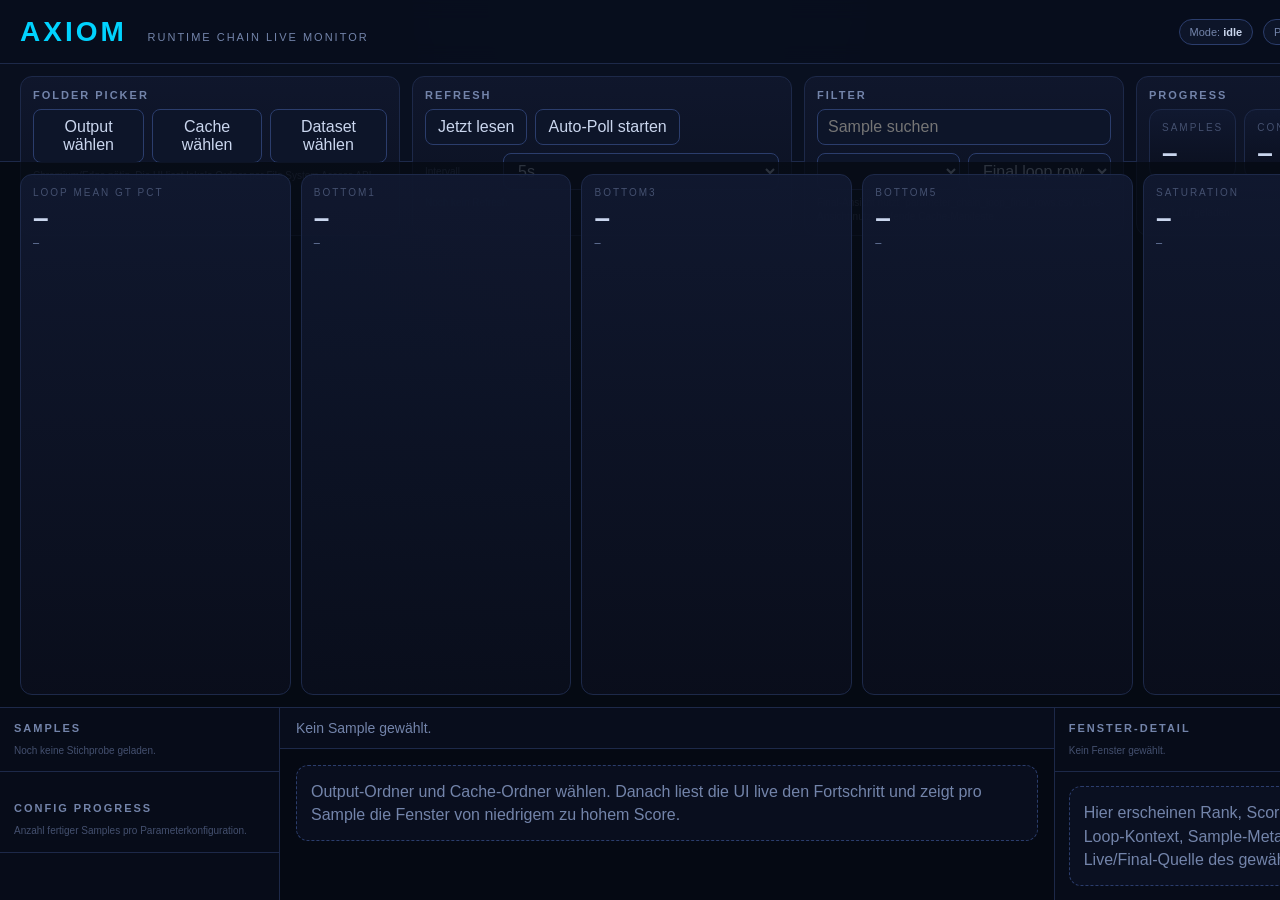
<file: sheets/axiom_runtime_chain_live_monitor.html>
<!DOCTYPE html>
<html lang="de">
<head>
<meta charset="UTF-8">
<meta name="viewport" content="width=device-width, initial-scale=1.0">
<title>AXIOM · Runtime Chain Live Monitor</title>
<style>
:root{
  --bg:#050913;--bg1:#0a1020;--bg2:#10172d;--bg3:#18213d;
  --line:#1d2949;--line2:#2b3d6c;
  --text:#cad6ee;--muted:#7384aa;--faint:#44506f;
  --cyan:#00d3ff;--green:#0ff0a0;--amber:#ffb340;--red:#ff4a66;--orange:#ff8c4d;--violet:#8b6dff;
}
*{box-sizing:border-box}html,body{margin:0;height:100%;overflow:hidden}
body{font-family:Bahnschrift,"Segoe UI Variable Text","Trebuchet MS",sans-serif;background:radial-gradient(circle at top,#0b1327 0,#050913 55%);color:var(--text)}
.app{height:100%;display:grid;grid-template-rows:64px 98px 1fr}
.header{display:flex;align-items:center;gap:18px;padding:12px 20px;background:rgba(8,14,29,.94);border-bottom:1px solid var(--line);backdrop-filter:blur(10px)}
.brand{font-size:28px;letter-spacing:3px;font-weight:700;color:var(--cyan);text-transform:uppercase}
.brand small{font-size:11px;letter-spacing:2px;color:var(--muted);font-weight:400;margin-left:10px}
.status{display:flex;gap:10px;margin-left:auto;align-items:center;font-size:11px;color:var(--muted)}
.pill{padding:6px 10px;border:1px solid var(--line2);border-radius:999px;background:rgba(16,23,45,.8);white-space:nowrap}
.pill strong{color:var(--text)}
.toolbar{display:grid;grid-template-columns:380px 380px 320px 1fr;gap:12px;padding:12px 20px;background:rgba(10,16,32,.88);border-bottom:1px solid var(--line)}
.panelLite{padding:12px;border:1px solid var(--line);background:linear-gradient(180deg,rgba(16,23,45,.92),rgba(11,17,33,.94));border-radius:12px}
.panelLite h3{margin:0 0 8px;font-size:11px;color:var(--muted);text-transform:uppercase;letter-spacing:2px}
.btnRow,.fieldRow{display:flex;gap:8px;align-items:center}
button,select,input{border:1px solid var(--line2);background:#0d1529;color:var(--text);border-radius:8px;font:inherit}
button{padding:8px 12px;cursor:pointer}
button:hover{border-color:var(--cyan);color:var(--cyan)}
button.active{border-color:var(--cyan);color:var(--cyan);background:rgba(0,211,255,.08)}
select,input{padding:8px 10px;width:100%}
.sub{font-size:10px;color:var(--faint);margin-top:6px;line-height:1.35}
.statsGrid{display:grid;grid-template-columns:repeat(5,1fr);gap:10px}
.stat{padding:12px;border:1px solid var(--line);background:linear-gradient(180deg,rgba(17,25,49,.9),rgba(10,14,28,.9));border-radius:12px}
.stat .k{font-size:10px;letter-spacing:2px;text-transform:uppercase;color:var(--faint)}
.stat .v{font-size:28px;font-weight:700;line-height:1.05;margin-top:5px}
.stat .s{font-size:11px;color:var(--muted);margin-top:4px}
.main{display:grid;grid-template-columns:280px 1fr 380px;gap:0;min-height:0}
.sidebar,.detail{background:rgba(8,13,26,.96);border-right:1px solid var(--line);display:flex;flex-direction:column;min-height:0}
.detail{border-right:none;border-left:1px solid var(--line)}
.section{padding:14px;border-bottom:1px solid var(--line)}
.section h4{margin:0 0 10px;font-size:11px;color:var(--muted);letter-spacing:2px;text-transform:uppercase}
.scroll{overflow:auto;min-height:0}
.sampleList,.configList{padding:8px}
.sampleItem,.configItem{padding:10px;border:1px solid transparent;border-radius:10px;cursor:pointer;margin-bottom:6px;background:rgba(15,22,41,.65)}
.sampleItem:hover,.configItem:hover,.sampleItem.active,.configItem.active{border-color:var(--cyan);background:rgba(0,211,255,.08)}
.sampleItem .top,.configItem .top{display:flex;justify-content:space-between;gap:8px;align-items:center}
.sampleItem .name,.configItem .name{font-size:13px;font-weight:600}
.sampleItem .meta,.configItem .meta{font-size:10px;color:var(--muted);margin-top:4px}
.miniBadge{padding:2px 7px;border-radius:999px;border:1px solid var(--line2);font-size:10px;color:var(--muted)}
.center{display:flex;flex-direction:column;min-width:0;min-height:0}
.centerHead{display:flex;align-items:center;gap:12px;padding:12px 16px;border-bottom:1px solid var(--line);background:rgba(9,14,29,.95)}
.centerTitle{font-size:14px;color:var(--muted)}
.centerTitle strong{color:var(--text)}
.grow{flex:1}
.tabs{display:flex;gap:6px;flex-wrap:wrap}
.content{padding:16px;overflow:auto;min-height:0}
.notice{padding:14px;border:1px dashed var(--line2);border-radius:12px;color:var(--muted);background:rgba(16,23,45,.45);line-height:1.45}
.loopCards{display:grid;grid-template-columns:repeat(4,1fr);gap:10px;margin-bottom:16px}
.loopCard{padding:12px;border:1px solid var(--line);border-radius:12px;background:linear-gradient(180deg,rgba(14,22,42,.95),rgba(8,12,24,.95));cursor:pointer}
.loopCard.active{border-color:var(--cyan);box-shadow:0 0 0 1px rgba(0,211,255,.25) inset}
.loopCard .loop{font-size:11px;letter-spacing:2px;color:var(--faint);text-transform:uppercase}
.loopCard .value{font-size:24px;font-weight:700;margin-top:6px}
.loopCard .meta{font-size:11px;color:var(--muted);margin-top:6px;line-height:1.35}
.windowLane{display:grid;grid-template-columns:repeat(31,minmax(26px,1fr));gap:6px}
.win{min-height:92px;border-radius:10px;padding:6px;border:1px solid rgba(255,255,255,.08);position:relative;cursor:pointer;overflow:hidden}
.win:hover,.win.active{border-color:var(--cyan)}
.win.gt{box-shadow:inset 0 0 0 2px rgba(139,109,255,.9)}
.win .r{font-size:10px;color:#fff;font-weight:700}
.win .slot{font-size:10px;color:rgba(255,255,255,.72);margin-top:2px}
.win .score{font-size:15px;font-weight:700;margin-top:10px;color:#fff}
.win .foot{position:absolute;left:0;right:0;bottom:0;padding:4px 6px;font-size:9px;color:rgba(255,255,255,.82);background:linear-gradient(180deg,transparent,rgba(0,0,0,.3))}
.detailBody{padding:14px;overflow:auto}
.kv{display:grid;grid-template-columns:1fr 1fr;gap:8px}
.card{padding:10px;border:1px solid var(--line);border-radius:10px;background:rgba(15,22,41,.82)}
.card .k{font-size:10px;color:var(--faint);letter-spacing:1.5px;text-transform:uppercase}
.card .v{font-size:13px;font-weight:700;margin-top:4px;word-break:break-word}
.progressBar{height:10px;border-radius:999px;background:#0d1427;border:1px solid var(--line);overflow:hidden;margin-top:10px}
.progressBar span{display:block;height:100%;background:linear-gradient(90deg,var(--cyan),var(--green))}
.pre{font-family:Consolas,monospace;font-size:11px;line-height:1.45;color:var(--muted);white-space:pre-wrap}
.ok{color:var(--green)}.warn{color:var(--amber)}.bad{color:var(--red)}
</style>
</head>
<body>
<div class="app">
  <div class="header">
    <div class="brand">AXIOM <small>RUNTIME CHAIN LIVE MONITOR</small></div>
    <div class="status">
      <div class="pill">Mode: <strong id="modeLabel">idle</strong></div>
      <div class="pill">Poll: <strong id="pollLabel">off</strong></div>
      <div class="pill">Last read: <strong id="lastReadLabel">–</strong></div>
    </div>
  </div>

  <div class="toolbar">
    <div class="panelLite">
      <h3>Folder Picker</h3>
      <div class="btnRow">
        <button id="pickOutputBtn">Output wählen</button>
        <button id="pickCacheBtn">Cache wählen</button>
        <button id="pickDatasetBtn">Dataset wählen</button>
      </div>
      <div class="sub" id="folderInfo">Chromium/Edge nötig. Die UI liest lokale Ordner per File System Access API.</div>
    </div>
    <div class="panelLite">
      <h3>Refresh</h3>
      <div class="btnRow">
        <button id="refreshBtn">Jetzt lesen</button>
        <button id="pollBtn">Auto-Poll starten</button>
      </div>
      <div class="fieldRow" style="margin-top:8px">
        <label class="sub" style="margin:0;min-width:70px">Intervall</label>
        <select id="pollInterval">
          <option value="3000">3s</option>
          <option value="5000" selected>5s</option>
          <option value="10000">10s</option>
          <option value="20000">20s</option>
        </select>
      </div>
      <div class="sub" id="refreshInfo">Noch kein Refresh.</div>
    </div>
    <div class="panelLite">
      <h3>Filter</h3>
      <div class="fieldRow">
        <input id="sampleSearch" placeholder="Sample suchen">
      </div>
      <div class="fieldRow" style="margin-top:8px">
        <select id="loopSelect"></select>
        <select id="viewSelect">
          <option value="final">Final loop rows</option>
          <option value="runtime">Live runtime cache</option>
        </select>
      </div>
      <div class="sub">Final-Ansicht nutzt `parameter_chain_loop_final_rows.csv`, Live-Ansicht nutzt laufende Cache-Manifeste.</div>
    </div>
    <div class="panelLite">
      <h3>Progress</h3>
      <div class="statsGrid" style="grid-template-columns:repeat(3,1fr);gap:8px">
        <div class="stat"><div class="k">Samples</div><div class="v" id="miniSamples">–</div></div>
        <div class="stat"><div class="k">Configs</div><div class="v" id="miniConfigs">–</div></div>
        <div class="stat"><div class="k">Done</div><div class="v" id="miniDone">–</div></div>
      </div>
      <div class="progressBar"><span id="progressFill" style="width:0%"></span></div>
      <div class="sub" id="progressText">Kein Lauf geladen.</div>
    </div>
  </div>

  <div class="statsGrid" style="padding:12px 20px;border-bottom:1px solid var(--line);background:rgba(6,10,19,.8)">
    <div class="stat"><div class="k">Loop Mean GT Pct</div><div class="v" id="statMeanPct">–</div><div class="s" id="statMeanPctSub">–</div></div>
    <div class="stat"><div class="k">Bottom1</div><div class="v" id="statBottom1">–</div><div class="s" id="statBottom1Sub">–</div></div>
    <div class="stat"><div class="k">Bottom3</div><div class="v" id="statBottom3">–</div><div class="s" id="statBottom3Sub">–</div></div>
    <div class="stat"><div class="k">Bottom5</div><div class="v" id="statBottom5">–</div><div class="s" id="statBottom5Sub">–</div></div>
    <div class="stat"><div class="k">Saturation</div><div class="v" id="statSat">–</div><div class="s" id="statSatSub">–</div></div>
  </div>

  <div class="main">
    <div class="sidebar">
      <div class="section">
        <h4>Samples</h4>
        <div class="sub" id="sampleMeta">Noch keine Stichprobe geladen.</div>
      </div>
      <div class="scroll sampleList" id="sampleList"></div>
      <div class="section">
        <h4>Config Progress</h4>
        <div class="sub">Anzahl fertiger Samples pro Parameterkonfiguration.</div>
      </div>
      <div class="scroll configList" id="configList"></div>
    </div>

    <div class="center">
      <div class="centerHead">
        <div class="centerTitle" id="centerTitle">Kein Sample gewählt.</div>
        <div class="grow"></div>
        <div class="tabs" id="loopTabs"></div>
      </div>
      <div class="content" id="content">
        <div class="notice">Output-Ordner und Cache-Ordner wählen. Danach liest die UI live den Fortschritt und zeigt pro Sample die Fenster von niedrigem zu hohem Score.</div>
      </div>
    </div>

    <div class="detail">
      <div class="section">
        <h4>Fenster-Detail</h4>
        <div class="sub" id="detailTitle">Kein Fenster gewählt.</div>
      </div>
      <div class="detailBody" id="detailBody">
        <div class="notice">Hier erscheinen Rank, Score, GT-Overlay, Loop-Kontext, Sample-Metadaten und Live/Final-Quelle des gewählten Fensters.</div>
      </div>
    </div>
  </div>
</div>

<script>
(() => {
  'use strict';

  const $ = id => document.getElementById(id);
  const UI = {
    modeLabel: $('modeLabel'),
    pollLabel: $('pollLabel'),
    lastReadLabel: $('lastReadLabel'),
    folderInfo: $('folderInfo'),
    pickOutputBtn: $('pickOutputBtn'),
    pickCacheBtn: $('pickCacheBtn'),
    pickDatasetBtn: $('pickDatasetBtn'),
    refreshBtn: $('refreshBtn'),
    pollBtn: $('pollBtn'),
    pollInterval: $('pollInterval'),
    refreshInfo: $('refreshInfo'),
    sampleSearch: $('sampleSearch'),
    loopSelect: $('loopSelect'),
    viewSelect: $('viewSelect'),
    miniSamples: $('miniSamples'),
    miniConfigs: $('miniConfigs'),
    miniDone: $('miniDone'),
    progressFill: $('progressFill'),
    progressText: $('progressText'),
    statMeanPct: $('statMeanPct'),
    statMeanPctSub: $('statMeanPctSub'),
    statBottom1: $('statBottom1'),
    statBottom1Sub: $('statBottom1Sub'),
    statBottom3: $('statBottom3'),
    statBottom3Sub: $('statBottom3Sub'),
    statBottom5: $('statBottom5'),
    statBottom5Sub: $('statBottom5Sub'),
    statSat: $('statSat'),
    statSatSub: $('statSatSub'),
    sampleMeta: $('sampleMeta'),
    sampleList: $('sampleList'),
    configList: $('configList'),
    centerTitle: $('centerTitle'),
    loopTabs: $('loopTabs'),
    content: $('content'),
    detailTitle: $('detailTitle'),
    detailBody: $('detailBody'),
  };

  const CONFIG_ORDER = [
    'regime_combo_00','regime_combo_01','regime_combo_02','regime_combo_03','regime_combo_04','regime_combo_05',
    'regime_combo_06','regime_combo_07','regime_combo_08','regime_combo_09','regime_combo_10','regime_combo_11',
    'regime_combo_12','regime_combo_13','regime_combo_14','regime_combo_15',
    'Lup_Ddown_Qdown_Bup','Ldown_Dup_Qup_Bdown','baseline_default','run_probe_0001'
  ];

  const STATE = {
    outputDir: null,
    cacheDir: null,
    datasetDir: null,
    pollTimer: null,
    selectedSample: null,
    selectedConfig: null,
    selectedLoop: 5,
    selectedWindow: null,
    selectedWindowSource: null,
    sampleIds: [],
    sampleIndexMap: new Map(),
    loopSummary: [],
    loopRowsByLoop: new Map(),
    configProgress: new Map(),
    runtimeCacheIndex: new Map(),
    sampleGroundTruth: new Map(),
  };

  function fmt(v, digits = 3) {
    if (v === null || v === undefined || Number.isNaN(Number(v))) return '–';
    return Number(v).toFixed(digits);
  }

  function pct(v) {
    if (v === null || v === undefined || Number.isNaN(Number(v))) return '–';
    return `${(100 * Number(v)).toFixed(1)}%`;
  }

  function esc(s) {
    return String(s).replaceAll('&', '&amp;').replaceAll('<', '&lt;').replaceAll('>', '&gt;');
  }

  function csvParse(text) {
    const rows = [];
    let headers = null, row = [], cell = '', inQ = false;
    const emit = () => {
      const line = row.slice();
      row = [];
      if (!headers) {
        headers = line.map(x => x.trim().replace(/^\uFEFF/, ''));
        return;
      }
      if (line.length === 1 && !String(line[0] || '').trim()) return;
      const obj = {};
      headers.forEach((h, i) => obj[h] = (line[i] ?? '').trim());
      rows.push(obj);
    };
    for (let i = 0; i < text.length; i++) {
      const ch = text[i];
      if (inQ) {
        if (ch === '"') {
          if (text[i + 1] === '"') { cell += '"'; i++; }
          else inQ = false;
        } else cell += ch;
        continue;
      }
      if (ch === '"') { inQ = true; continue; }
      if (ch === ',') { row.push(cell); cell = ''; continue; }
      if (ch === '\n') { row.push(cell); cell = ''; emit(); continue; }
      if (ch === '\r') continue;
      cell += ch;
    }
    if (cell || row.length) { row.push(cell); emit(); }
    return rows;
  }

  async function readFile(handle) {
    const file = await handle.getFile();
    return file.text();
  }

  async function maybeRead(handle, parser = x => x) {
    try {
      return parser(await readFile(handle));
    } catch {
      return null;
    }
  }

  async function chooseDirectory(kind) {
    if (!window.showDirectoryPicker) {
      UI.folderInfo.textContent = 'Dieser Browser unterstützt showDirectoryPicker nicht. Nimm Edge oder Chrome.';
      return null;
    }
    return window.showDirectoryPicker({ mode: 'read' });
  }

  async function loadSelectedSamples() {
    if (!STATE.outputDir) return false;
    try {
      const handle = await STATE.outputDir.getFileHandle('selected_samples.csv');
      const rows = csvParse(await readFile(handle));
      STATE.sampleIds = rows.map(r => r.sample_id).filter(Boolean);
      STATE.sampleIndexMap = new Map(STATE.sampleIds.map((id, idx) => [id, idx]));
      if (!STATE.selectedSample && STATE.sampleIds.length) STATE.selectedSample = STATE.sampleIds[0];
      return true;
    } catch {
      return false;
    }
  }

  async function loadLoopSummary() {
    STATE.loopSummary = [];
    STATE.loopRowsByLoop = new Map();
    if (!STATE.outputDir) return;
    try {
      const summaryHandle = await STATE.outputDir.getFileHandle('parameter_chain_loop_summary.csv');
      STATE.loopSummary = csvParse(await readFile(summaryHandle)).map(r => ({
        loop_count: Number(r.loop_count),
        mean_gt_pct_low_to_high: Number(r.mean_gt_pct_low_to_high),
        bottom1: Number(r.bottom1),
        bottom3: Number(r.bottom3),
        bottom5: Number(r.bottom5),
        bottom_quartile: Number(r.bottom_quartile),
        gt_count_in_bottom5_mean: Number(r.gt_count_in_bottom5_mean),
        p_left_low_shift: Number(r.p_left_low_shift),
        saturation_assessment: r.saturation_assessment || '–',
      })).sort((a,b)=>a.loop_count-b.loop_count);
      const rowHandle = await STATE.outputDir.getFileHandle('parameter_chain_loop_final_rows.csv');
      const rows = csvParse(await readFile(rowHandle));
      for (const row of rows) {
        const loop = Number(row.loop_count);
        if (!STATE.loopRowsByLoop.has(loop)) STATE.loopRowsByLoop.set(loop, new Map());
        const bySample = STATE.loopRowsByLoop.get(loop);
        const sampleId = row.sample_id;
        if (!bySample.has(sampleId)) bySample.set(sampleId, []);
        bySample.get(sampleId).push({
          sample_id: sampleId,
          slot: Number(row.slot),
          gt_overlap: String(row.gt_overlap).toLowerCase() === 'true',
          loop_score: Number(row.loop_score),
          rank: Number(row.rank),
          percentile: Number(row.percentile_low_to_high),
        });
      }
      for (const bySample of STATE.loopRowsByLoop.values()) {
        for (const rows of bySample.values()) rows.sort((a,b)=>a.rank-b.rank);
      }
    } catch {}
  }

  async function loadGroundTruthForSample(sampleId) {
    if (!STATE.datasetDir || STATE.sampleGroundTruth.has(sampleId)) return;
    try {
      const dir = await STATE.datasetDir.getDirectoryHandle(sampleId);
      const handle = await dir.getFileHandle('ground_truth.json');
      const gt = JSON.parse(await readFile(handle));
      STATE.sampleGroundTruth.set(sampleId, gt);
    } catch {}
  }

  function gtOverlapFromGroundTruth(sampleId, start, end) {
    const gt = STATE.sampleGroundTruth.get(sampleId);
    if (!gt) return null;
    const s0 = Number(gt.signal_start), s1 = Number(gt.signal_end);
    return Math.max(start, s0) < Math.min(end, s1);
  }

  async function scanCacheProgress() {
    STATE.configProgress = new Map(CONFIG_ORDER.map(id => [id, { done: 0, latest: null }]));
    STATE.runtimeCacheIndex = new Map();
    if (!STATE.cacheDir) return;
    const runtimeRuns = await STATE.cacheDir.getDirectoryHandle('runtime_runs').catch(() => null);
    if (!runtimeRuns) return;
    for await (const [name, handle] of runtimeRuns.entries()) {
      if (handle.kind !== 'file' || !name.endsWith('.json')) continue;
      const m = name.match(/^(.*)_s(\d{3})\.json$/);
      if (!m) continue;
      const configId = m[1];
      const sampleIndex = Number(m[2]);
      if (!STATE.configProgress.has(configId)) STATE.configProgress.set(configId, { done: 0, latest: null });
      const stat = STATE.configProgress.get(configId);
      stat.done += 1;
      stat.latest = name;
      if (!STATE.runtimeCacheIndex.has(configId)) STATE.runtimeCacheIndex.set(configId, new Map());
      STATE.runtimeCacheIndex.get(configId).set(sampleIndex, handle);
    }
  }

  async function parseRuntimeManifest(configId, sampleId) {
    if (!STATE.runtimeCacheIndex.has(configId)) return null;
    const sampleIndex = STATE.sampleIndexMap.get(sampleId);
    const handle = STATE.runtimeCacheIndex.get(configId).get(sampleIndex);
    if (!handle) return null;
    const data = JSON.parse(await readFile(handle));
    const windows = data.resolved_grid.windows || [];
    const channelCount = Number(data.resolved_grid.channel_count || data.resolved_grid.channelCount || 1);
    const pvals = data.runtime_surface?.p_values || [];
    const rows = [];
    for (let i = 0; i < windows.length; i++) {
      const start = i * channelCount;
      const slice = pvals.slice(start, start + channelCount).map(Number);
      const score = slice.reduce((a,b)=>a+b,0) / Math.max(1, slice.length);
      const win = windows[i];
      await loadGroundTruthForSample(sampleId);
      rows.push({
        slot: i + 1,
        rank: null,
        window_start: Number(win.start),
        window_end: Number(win.end),
        score,
        gt_overlap: gtOverlapFromGroundTruth(sampleId, Number(win.start), Number(win.end)),
      });
    }
    rows.sort((a,b)=>(a.score-b.score) || (a.slot-b.slot));
    rows.forEach((r, idx) => r.rank = idx + 1);
    return rows;
  }

  function getLoopRows(sampleId) {
    const loop = Number(STATE.selectedLoop);
    return STATE.loopRowsByLoop.get(loop)?.get(sampleId) || null;
  }

  function heat(score, min, max, gt) {
    const t = max <= min ? 0.5 : (score - min) / (max - min);
    const r = t < 0.5 ? Math.round(255 * (t / 0.5)) : 255;
    const g = t < 0.5 ? Math.round(220 - 40 * (t / 0.5)) : Math.round(180 - 110 * ((t - 0.5) / 0.5));
    const b = t < 0.5 ? Math.round(100 - 30 * (t / 0.5)) : Math.round(70 - 30 * ((t - 0.5) / 0.5));
    const overlay = gt ? 'inset 0 0 0 2px rgba(139,109,255,.95)' : 'none';
    return `background:linear-gradient(180deg, rgba(${r},${g},${b},.9), rgba(11,16,29,.96)); box-shadow:${overlay};`;
  }

  function renderStats() {
    const loop = STATE.loopSummary.find(x => x.loop_count === Number(STATE.selectedLoop));
    UI.miniSamples.textContent = STATE.sampleIds.length || '–';
    UI.miniConfigs.textContent = String(STATE.configProgress.size || CONFIG_ORDER.length);
    const done = [...STATE.configProgress.values()].reduce((a, x) => a + (x.done || 0), 0);
    UI.miniDone.textContent = done || '–';
    const target = Math.max(1, STATE.sampleIds.length * Math.max(STATE.configProgress.size || 0, CONFIG_ORDER.length));
    const ratio = Math.min(1, done / target);
    UI.progressFill.style.width = `${100 * ratio}%`;
    UI.progressText.textContent = `${done}/${target} runtime manifests`;
    if (loop) {
      UI.statMeanPct.textContent = fmt(loop.mean_gt_pct_low_to_high, 4);
      UI.statMeanPctSub.textContent = `p_left=${fmt(loop.p_left_low_shift, 4)}`;
      UI.statBottom1.textContent = fmt(loop.bottom1, 3);
      UI.statBottom1Sub.textContent = `low1`;
      UI.statBottom3.textContent = fmt(loop.bottom3, 3);
      UI.statBottom3Sub.textContent = `low3`;
      UI.statBottom5.textContent = fmt(loop.bottom5, 3);
      UI.statBottom5Sub.textContent = `low5`;
      UI.statSat.textContent = loop.saturation_assessment || '–';
      UI.statSatSub.textContent = `GT@5=${fmt(loop.gt_count_in_bottom5_mean, 3)}`;
    } else {
      UI.statMeanPct.textContent = UI.statBottom1.textContent = UI.statBottom3.textContent = UI.statBottom5.textContent = UI.statSat.textContent = '–';
      UI.statMeanPctSub.textContent = UI.statBottom1Sub.textContent = UI.statBottom3Sub.textContent = UI.statBottom5Sub.textContent = UI.statSatSub.textContent = 'Noch keine Final-Summary';
    }
  }

  function renderLoopTabs() {
    UI.loopTabs.innerHTML = '';
    UI.loopSelect.innerHTML = '';
    const loops = STATE.loopSummary.length ? STATE.loopSummary.map(x => x.loop_count) : [5,10,15,20];
    for (const loop of loops) {
      const btn = document.createElement('button');
      btn.textContent = `${loop} loops`;
      btn.className = loop === Number(STATE.selectedLoop) ? 'active' : '';
      btn.onclick = () => { STATE.selectedLoop = loop; renderAll(); };
      UI.loopTabs.appendChild(btn);
      const opt = document.createElement('option');
      opt.value = String(loop);
      opt.textContent = `${loop} loops`;
      if (loop === Number(STATE.selectedLoop)) opt.selected = true;
      UI.loopSelect.appendChild(opt);
    }
  }

  function renderSampleList() {
    const q = UI.sampleSearch.value.trim().toLowerCase();
    const filtered = STATE.sampleIds.filter(id => !q || id.toLowerCase().includes(q));
    UI.sampleMeta.textContent = `${filtered.length}/${STATE.sampleIds.length} Samples`;
    UI.sampleList.innerHTML = filtered.map(id => {
      const rows = getLoopRows(id);
      const runtimeDone = [...STATE.configProgress.values()].filter(x => (x.done || 0) > (STATE.sampleIndexMap.get(id) ?? 9e9)).length;
      return `<div class="sampleItem ${id===STATE.selectedSample?'active':''}" data-sample="${esc(id)}">
        <div class="top"><div class="name">${esc(id)}</div><div class="miniBadge">${runtimeDone}/${STATE.configProgress.size || CONFIG_ORDER.length}</div></div>
        <div class="meta">${rows ? `loop rows ready · ${rows.length} windows` : 'final rows pending'}</div>
      </div>`;
    }).join('');
    UI.sampleList.querySelectorAll('.sampleItem').forEach(el => el.onclick = () => { STATE.selectedSample = el.dataset.sample; STATE.selectedWindow = null; renderAll(); });
  }

  function renderConfigList() {
    const entries = [...STATE.configProgress.entries()];
    entries.sort((a,b) => CONFIG_ORDER.indexOf(a[0]) - CONFIG_ORDER.indexOf(b[0]));
    UI.configList.innerHTML = entries.map(([id, info]) => {
      const active = id === STATE.selectedConfig ? 'active' : '';
      return `<div class="configItem ${active}" data-config="${esc(id)}">
        <div class="top"><div class="name">${esc(id)}</div><div class="miniBadge">${info.done}/${STATE.sampleIds.length || 50}</div></div>
        <div class="meta">${info.latest ? esc(info.latest) : 'noch keine Datei'}</div>
      </div>`;
    }).join('');
    UI.configList.querySelectorAll('.configItem').forEach(el => el.onclick = () => { STATE.selectedConfig = el.dataset.config; renderAll(); });
  }

  function renderLoopCards() {
    if (!STATE.loopSummary.length) return '<div class="notice">Finale Loop-Summary noch nicht geschrieben. Live-Ansicht nutzt bis dahin die Runtime-Manifeste aus dem Cache.</div>';
    return `<div class="loopCards">${STATE.loopSummary.map(loop => `
      <div class="loopCard ${loop.loop_count===Number(STATE.selectedLoop)?'active':''}" data-loop="${loop.loop_count}">
        <div class="loop">${loop.loop_count} loops</div>
        <div class="value">${fmt(loop.mean_gt_pct_low_to_high,4)}</div>
        <div class="meta">b1 ${fmt(loop.bottom1)} · b3 ${fmt(loop.bottom3)} · b5 ${fmt(loop.bottom5)}<br>sat ${esc(loop.saturation_assessment)}</div>
      </div>`).join('')}</div>`;
  }

  async function renderWindowArea() {
    if (!STATE.selectedSample) {
      UI.centerTitle.textContent = 'Kein Sample gewählt.';
      UI.content.innerHTML = '<div class="notice">Sample auswählen.</div>';
      return;
    }
    UI.centerTitle.innerHTML = `Sample <strong>${esc(STATE.selectedSample)}</strong> · Ansicht <strong>${esc(UI.viewSelect.value)}</strong>`;
    let rows = null;
    let sourceLabel = '';
    if (UI.viewSelect.value === 'final') {
      rows = getLoopRows(STATE.selectedSample);
      sourceLabel = rows ? `Final loop ${STATE.selectedLoop}` : 'Final loop rows fehlen';
    }
    if (!rows) {
      const fallbackConfig = STATE.selectedConfig || [...STATE.configProgress.entries()].sort((a,b)=>(b[1].done||0)-(a[1].done||0))[0]?.[0] || CONFIG_ORDER[0];
      STATE.selectedConfig = fallbackConfig;
      rows = await parseRuntimeManifest(fallbackConfig, STATE.selectedSample);
      sourceLabel = rows ? `Live runtime ${fallbackConfig}` : 'Keine Runtime-Datei für dieses Sample';
    }
    if (!rows || !rows.length) {
      UI.content.innerHTML = `${renderLoopCards()}<div class="notice">Für dieses Sample liegt noch keine darstellbare Datei vor.</div>`;
      attachLoopCardEvents();
      return;
    }
    const scores = rows.map(r => Number(r.loop_score ?? r.score));
    const min = Math.min(...scores), max = Math.max(...scores);
    const tiles = rows.map((r, idx) => {
      const score = Number(r.loop_score ?? r.score);
      const rank = Number(r.rank ?? (idx + 1));
      const isActive = STATE.selectedWindow === r.slot && STATE.selectedWindowSource === sourceLabel;
      return `<div class="win ${r.gt_overlap?'gt':''} ${isActive?'active':''}" data-slot="${r.slot}" data-source="${esc(sourceLabel)}" style="${heat(score,min,max,!!r.gt_overlap)}">
        <div class="r">#${rank}</div>
        <div class="slot">W${r.slot}</div>
        <div class="score">${fmt(score,4)}</div>
        <div class="foot">${r.gt_overlap ? 'GT' : 'nonGT'} · ${sourceLabel}</div>
      </div>`;
    }).join('');
    UI.content.innerHTML = `${renderLoopCards()}<div class="notice" style="margin-bottom:14px">Quelle: ${esc(sourceLabel)} · Fenster links→rechts = niedriger nach höherem Score. Violetter Rahmen markiert GT-Overlap.</div><div class="windowLane">${tiles}</div>`;
    attachLoopCardEvents();
    UI.content.querySelectorAll('.win').forEach(el => {
      el.onclick = () => {
        STATE.selectedWindow = Number(el.dataset.slot);
        STATE.selectedWindowSource = el.dataset.source;
        renderAll();
      };
    });
    renderDetail(rows, sourceLabel);
  }

  function renderDetail(rows = null, sourceLabel = null) {
    if (!STATE.selectedSample) {
      UI.detailTitle.textContent = 'Kein Sample gewählt.';
      UI.detailBody.innerHTML = '<div class="notice">Sample wählen.</div>';
      return;
    }
    if (!rows) rows = getLoopRows(STATE.selectedSample);
    if (!rows && STATE.selectedConfig) {
      UI.detailTitle.textContent = `${STATE.selectedSample}`;
      UI.detailBody.innerHTML = '<div class="notice">Fenster wählen.</div>';
      return;
    }
    if (STATE.selectedWindow == null) {
      UI.detailTitle.textContent = `${STATE.selectedSample}`;
      UI.detailBody.innerHTML = `<div class="notice">Kein Fenster gewählt.<br>Quelle: ${esc(sourceLabel || '–')}</div>`;
      return;
    }
    const row = rows?.find(r => Number(r.slot) === Number(STATE.selectedWindow));
    if (!row) {
      UI.detailTitle.textContent = `${STATE.selectedSample}`;
      UI.detailBody.innerHTML = '<div class="notice">Dieses Fenster ist in der aktuellen Ansicht nicht vorhanden.</div>';
      return;
    }
    UI.detailTitle.textContent = `${STATE.selectedSample} · W${row.slot}`;
    const score = Number(row.loop_score ?? row.score);
    const rank = Number(row.rank);
    const gt = row.gt_overlap;
    const sampleIdx = STATE.sampleIndexMap.get(STATE.selectedSample);
    UI.detailBody.innerHTML = `
      <div class="kv">
        <div class="card"><div class="k">Source</div><div class="v">${esc(sourceLabel || '–')}</div></div>
        <div class="card"><div class="k">Rank</div><div class="v">#${rank}</div></div>
        <div class="card"><div class="k">Score</div><div class="v">${fmt(score,6)}</div></div>
        <div class="card"><div class="k">GT Overlap</div><div class="v ${gt?'ok':'bad'}">${gt}</div></div>
        <div class="card"><div class="k">Sample Index</div><div class="v">${sampleIdx ?? '–'}</div></div>
        <div class="card"><div class="k">Loop</div><div class="v">${STATE.selectedLoop}</div></div>
      </div>
      <div class="progressBar"><span style="width:${Math.max(0,Math.min(100,100*(1-score)))}%"></span></div>
      <div class="pre">Sample: ${STATE.selectedSample}
Window slot: ${row.slot}
Rank low→high: ${rank}
Score: ${fmt(score,6)}
GT overlap: ${gt}
Source: ${sourceLabel || '–'}
Selected config: ${STATE.selectedConfig || '–'}
Loop selected: ${STATE.selectedLoop}</div>`;
  }

  function attachLoopCardEvents() {
    UI.content.querySelectorAll('.loopCard').forEach(el => el.onclick = () => {
      STATE.selectedLoop = Number(el.dataset.loop);
      renderAll();
    });
  }

  async function refreshAll() {
    const started = new Date();
    UI.modeLabel.textContent = 'reading';
    await loadSelectedSamples();
    await loadLoopSummary();
    await scanCacheProgress();
    if (STATE.datasetDir && STATE.selectedSample) await loadGroundTruthForSample(STATE.selectedSample);
    UI.lastReadLabel.textContent = started.toLocaleTimeString('de-DE');
    UI.refreshInfo.textContent = `Refresh ${started.toLocaleTimeString('de-DE')} · output ${STATE.outputDir ? 'ok' : '–'} · cache ${STATE.cacheDir ? 'ok' : '–'}`;
    UI.modeLabel.textContent = 'ready';
    renderAll();
  }

  function renderAll() {
    renderLoopTabs();
    renderStats();
    renderSampleList();
    renderConfigList();
    renderWindowArea();
  }

  function setPolling(active) {
    if (STATE.pollTimer) clearInterval(STATE.pollTimer);
    STATE.pollTimer = null;
    if (active) {
      const interval = Number(UI.pollInterval.value);
      STATE.pollTimer = setInterval(refreshAll, interval);
      UI.pollLabel.textContent = `${interval/1000}s`;
      UI.pollBtn.textContent = 'Auto-Poll stoppen';
      UI.pollBtn.classList.add('active');
    } else {
      UI.pollLabel.textContent = 'off';
      UI.pollBtn.textContent = 'Auto-Poll starten';
      UI.pollBtn.classList.remove('active');
    }
  }

  UI.pickOutputBtn.onclick = async () => {
    STATE.outputDir = await chooseDirectory('output');
    if (STATE.outputDir) {
      UI.folderInfo.textContent = `Output: ${STATE.outputDir.name} · Cache: ${STATE.cacheDir?.name || '–'} · Dataset: ${STATE.datasetDir?.name || '–'}`;
      await refreshAll();
    }
  };
  UI.pickCacheBtn.onclick = async () => {
    STATE.cacheDir = await chooseDirectory('cache');
    if (STATE.cacheDir) {
      UI.folderInfo.textContent = `Output: ${STATE.outputDir?.name || '–'} · Cache: ${STATE.cacheDir.name} · Dataset: ${STATE.datasetDir?.name || '–'}`;
      await refreshAll();
    }
  };
  UI.pickDatasetBtn.onclick = async () => {
    STATE.datasetDir = await chooseDirectory('dataset');
    if (STATE.datasetDir) {
      UI.folderInfo.textContent = `Output: ${STATE.outputDir?.name || '–'} · Cache: ${STATE.cacheDir?.name || '–'} · Dataset: ${STATE.datasetDir.name}`;
      await refreshAll();
    }
  };
  UI.refreshBtn.onclick = refreshAll;
  UI.pollBtn.onclick = () => setPolling(!STATE.pollTimer);
  UI.loopSelect.onchange = () => { STATE.selectedLoop = Number(UI.loopSelect.value); renderAll(); };
  UI.viewSelect.onchange = renderAll;
  UI.sampleSearch.oninput = renderSampleList;
})();
</script>
</body>
</html>
</file>
